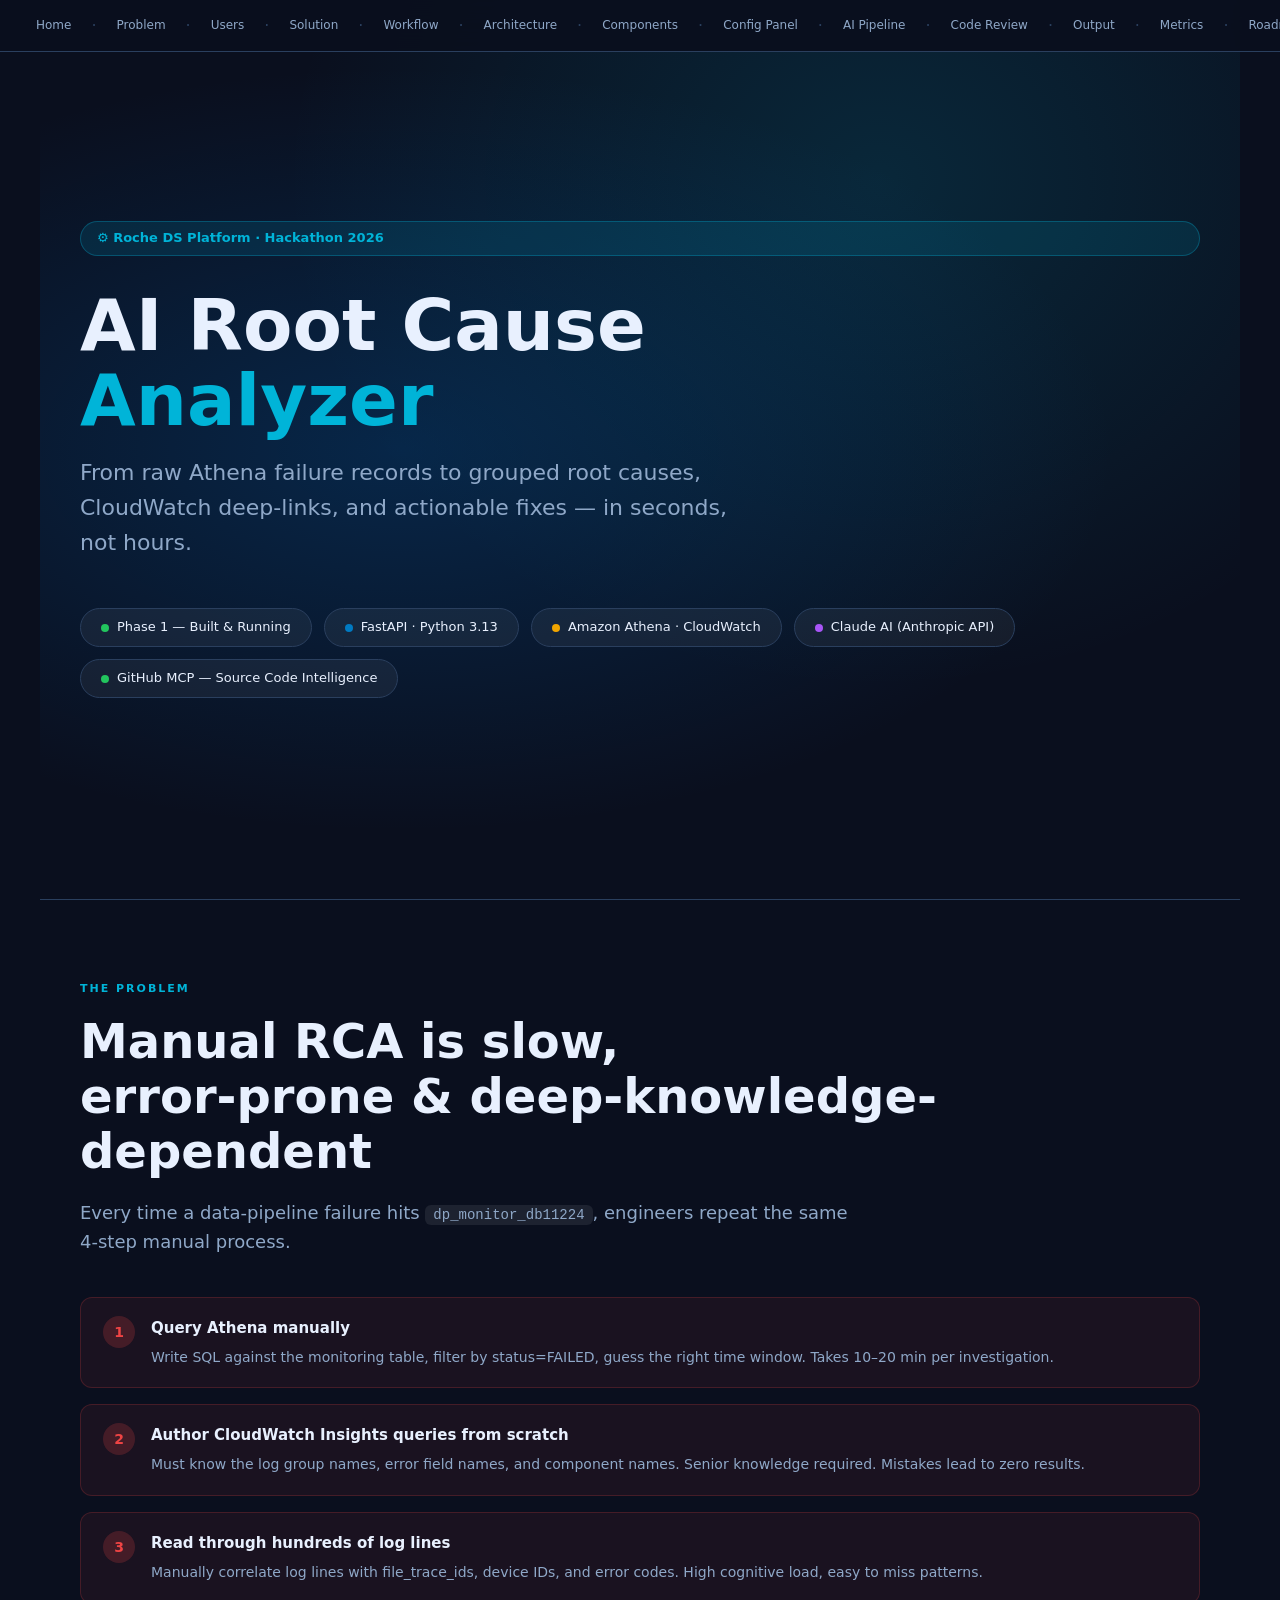
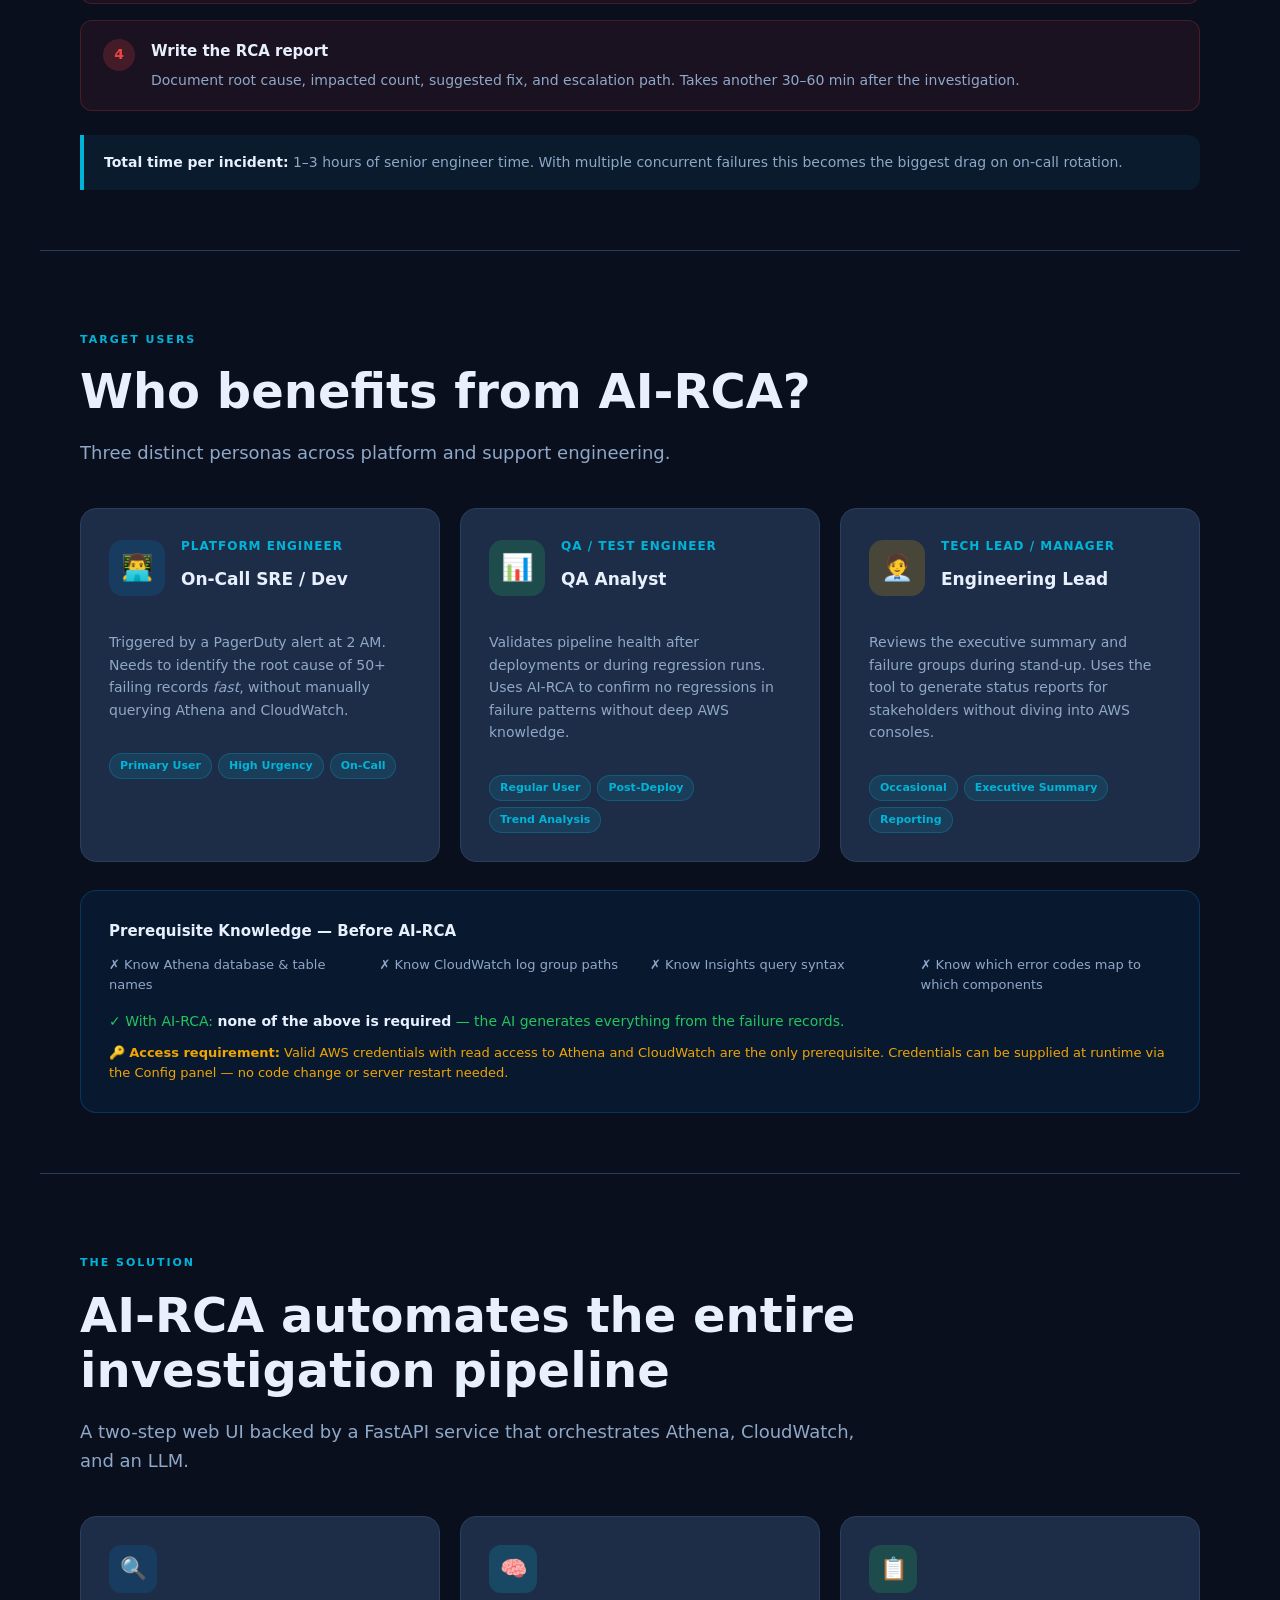
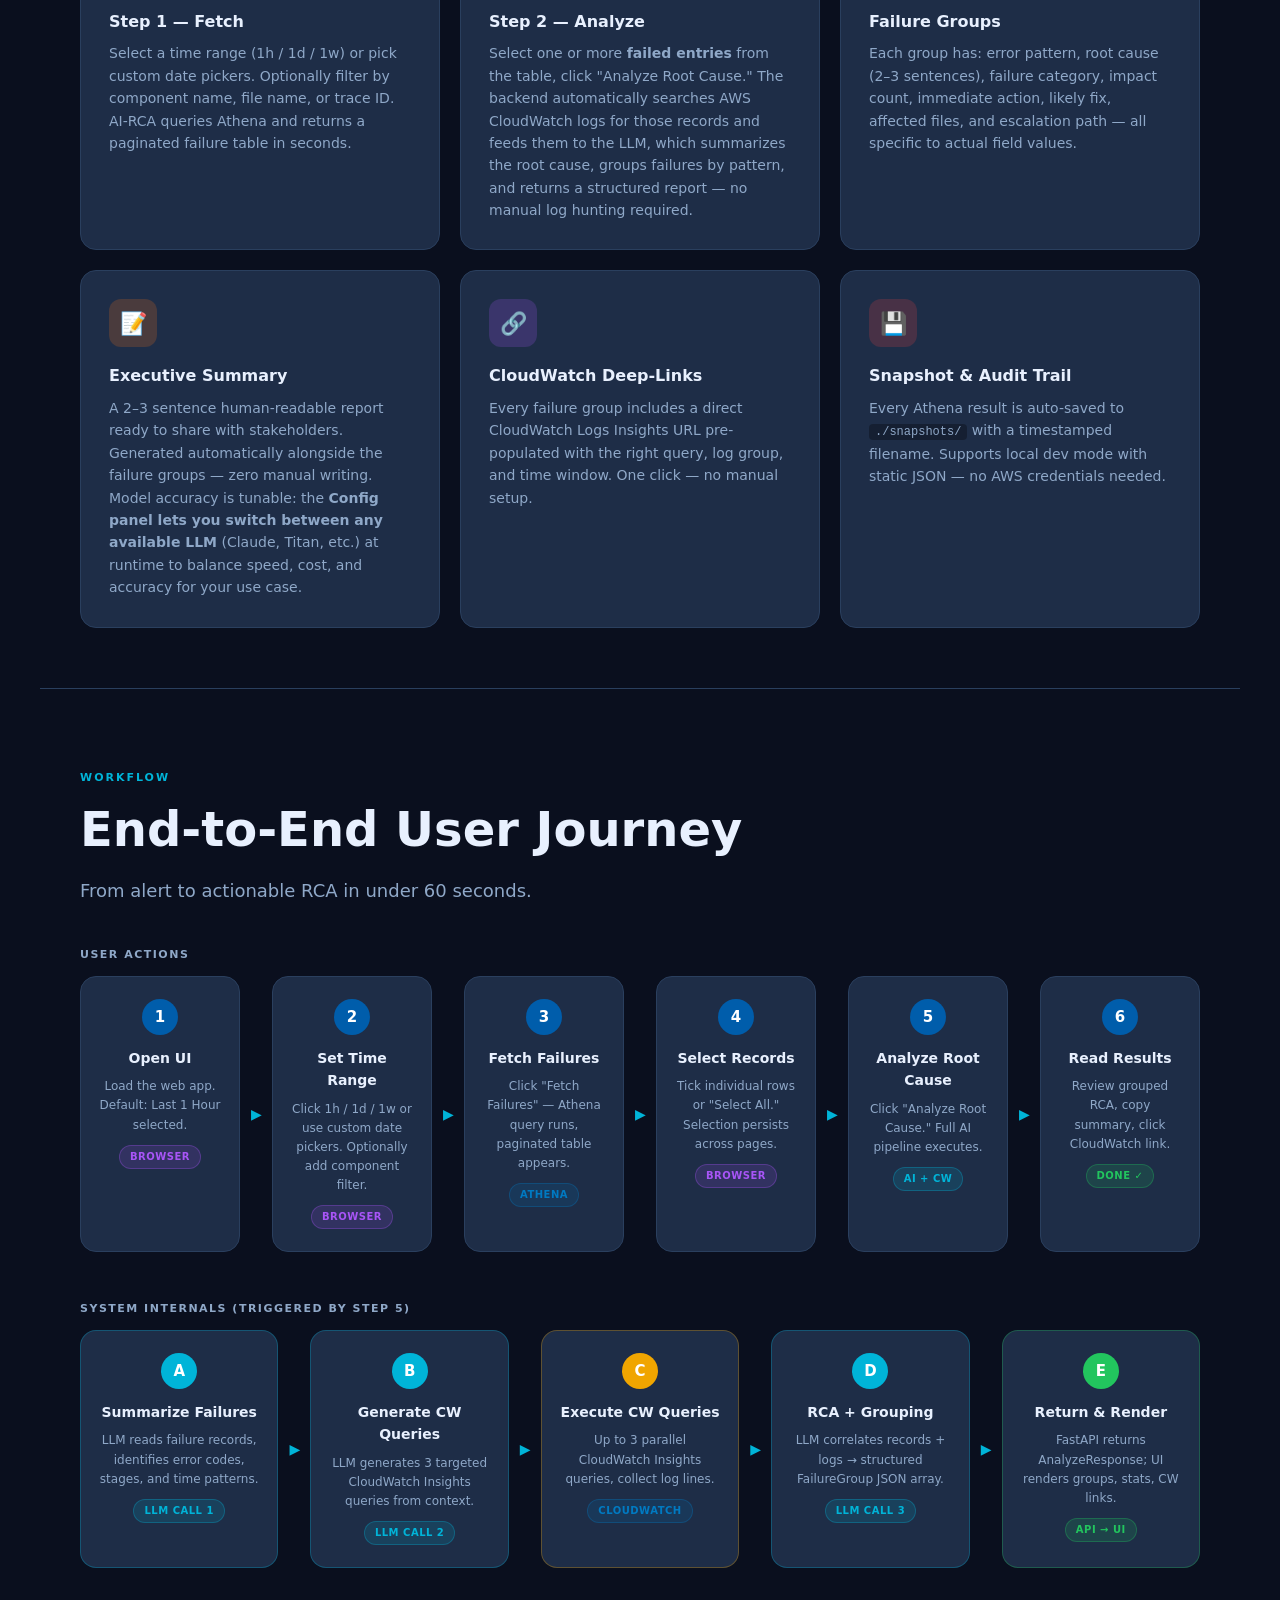
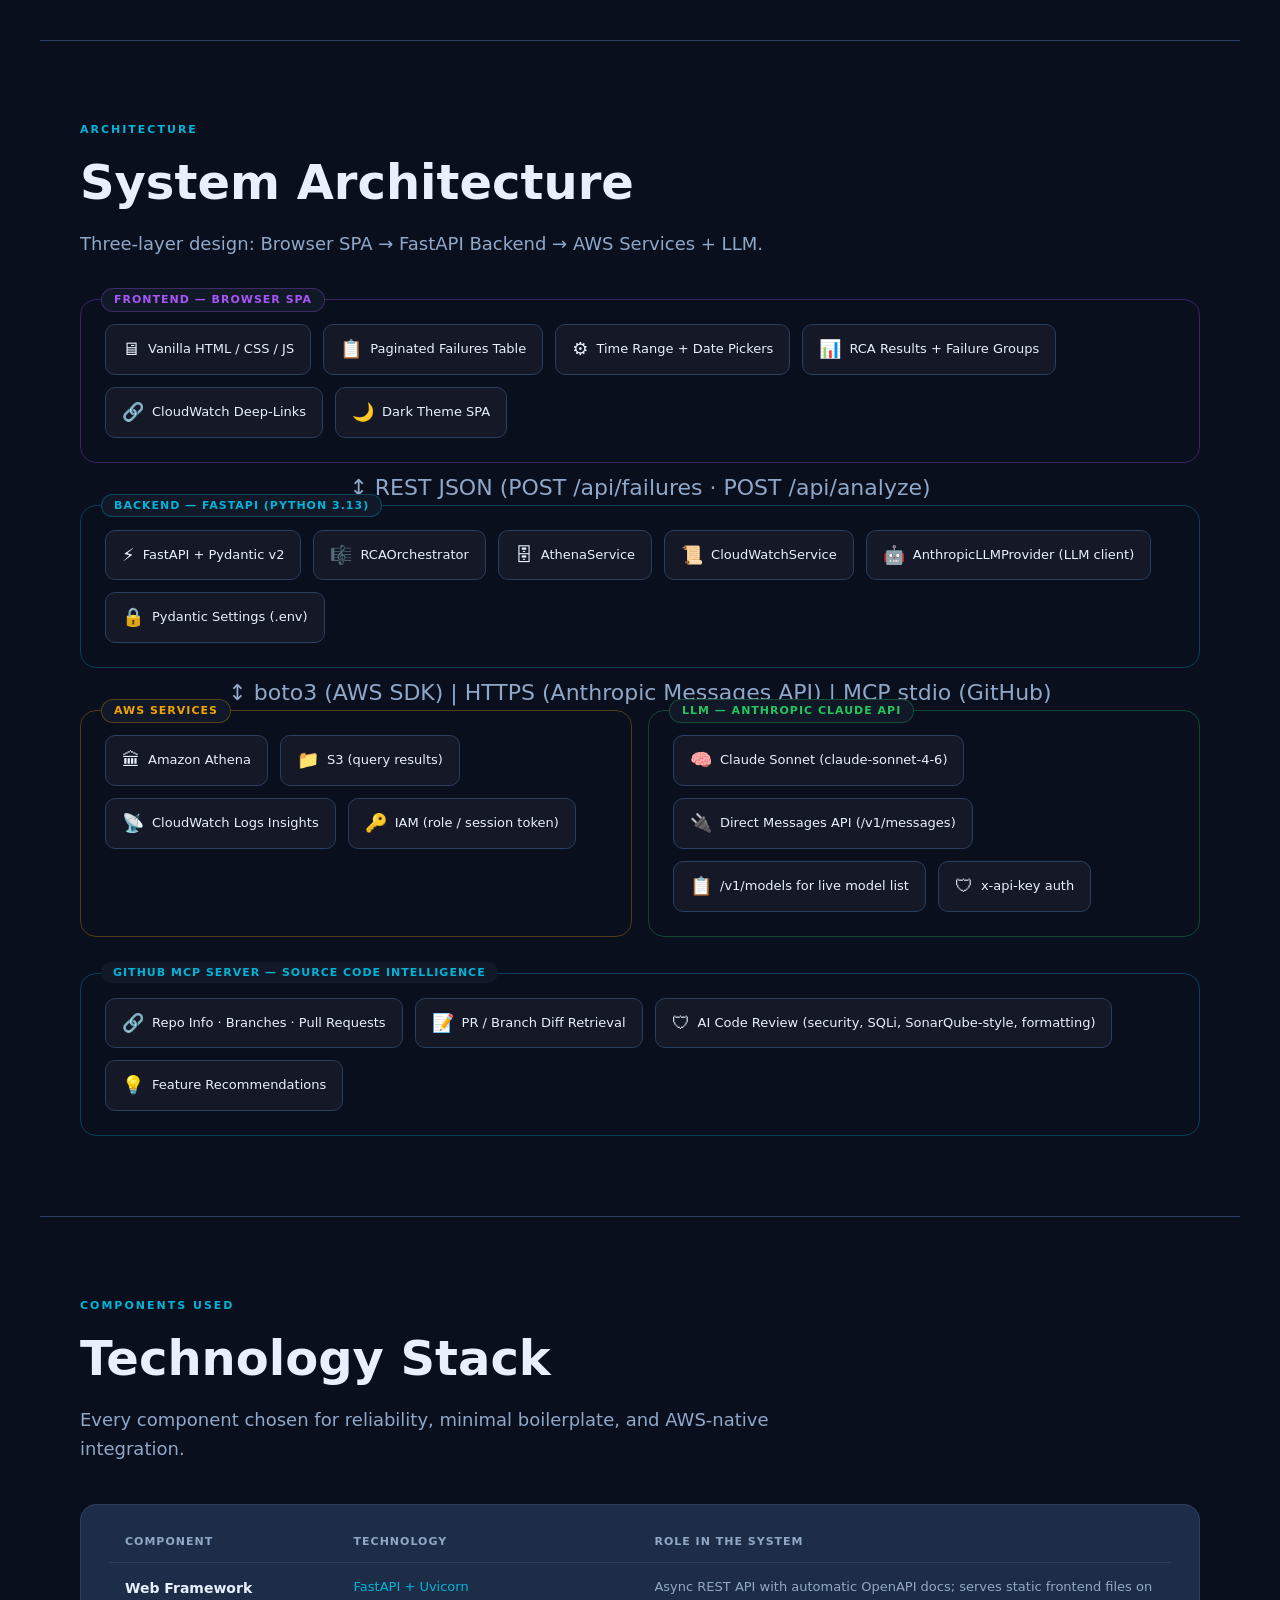
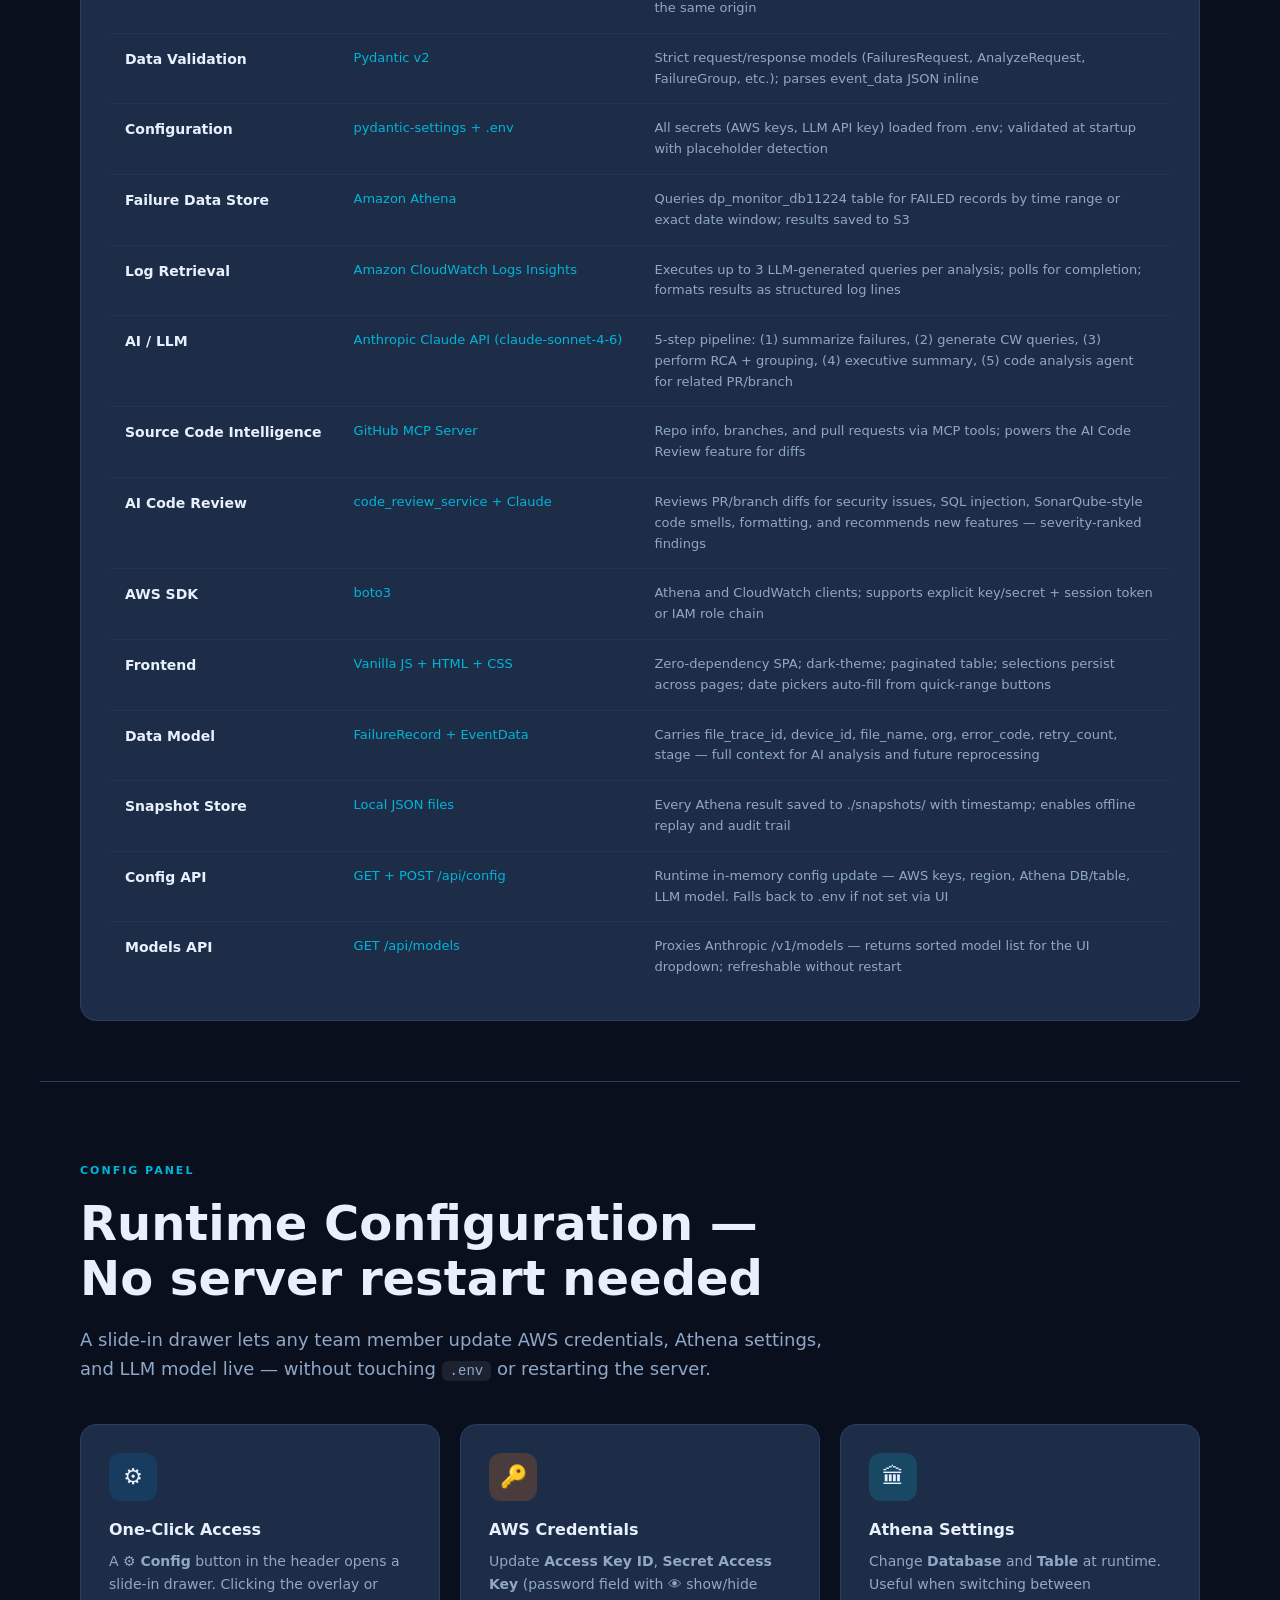
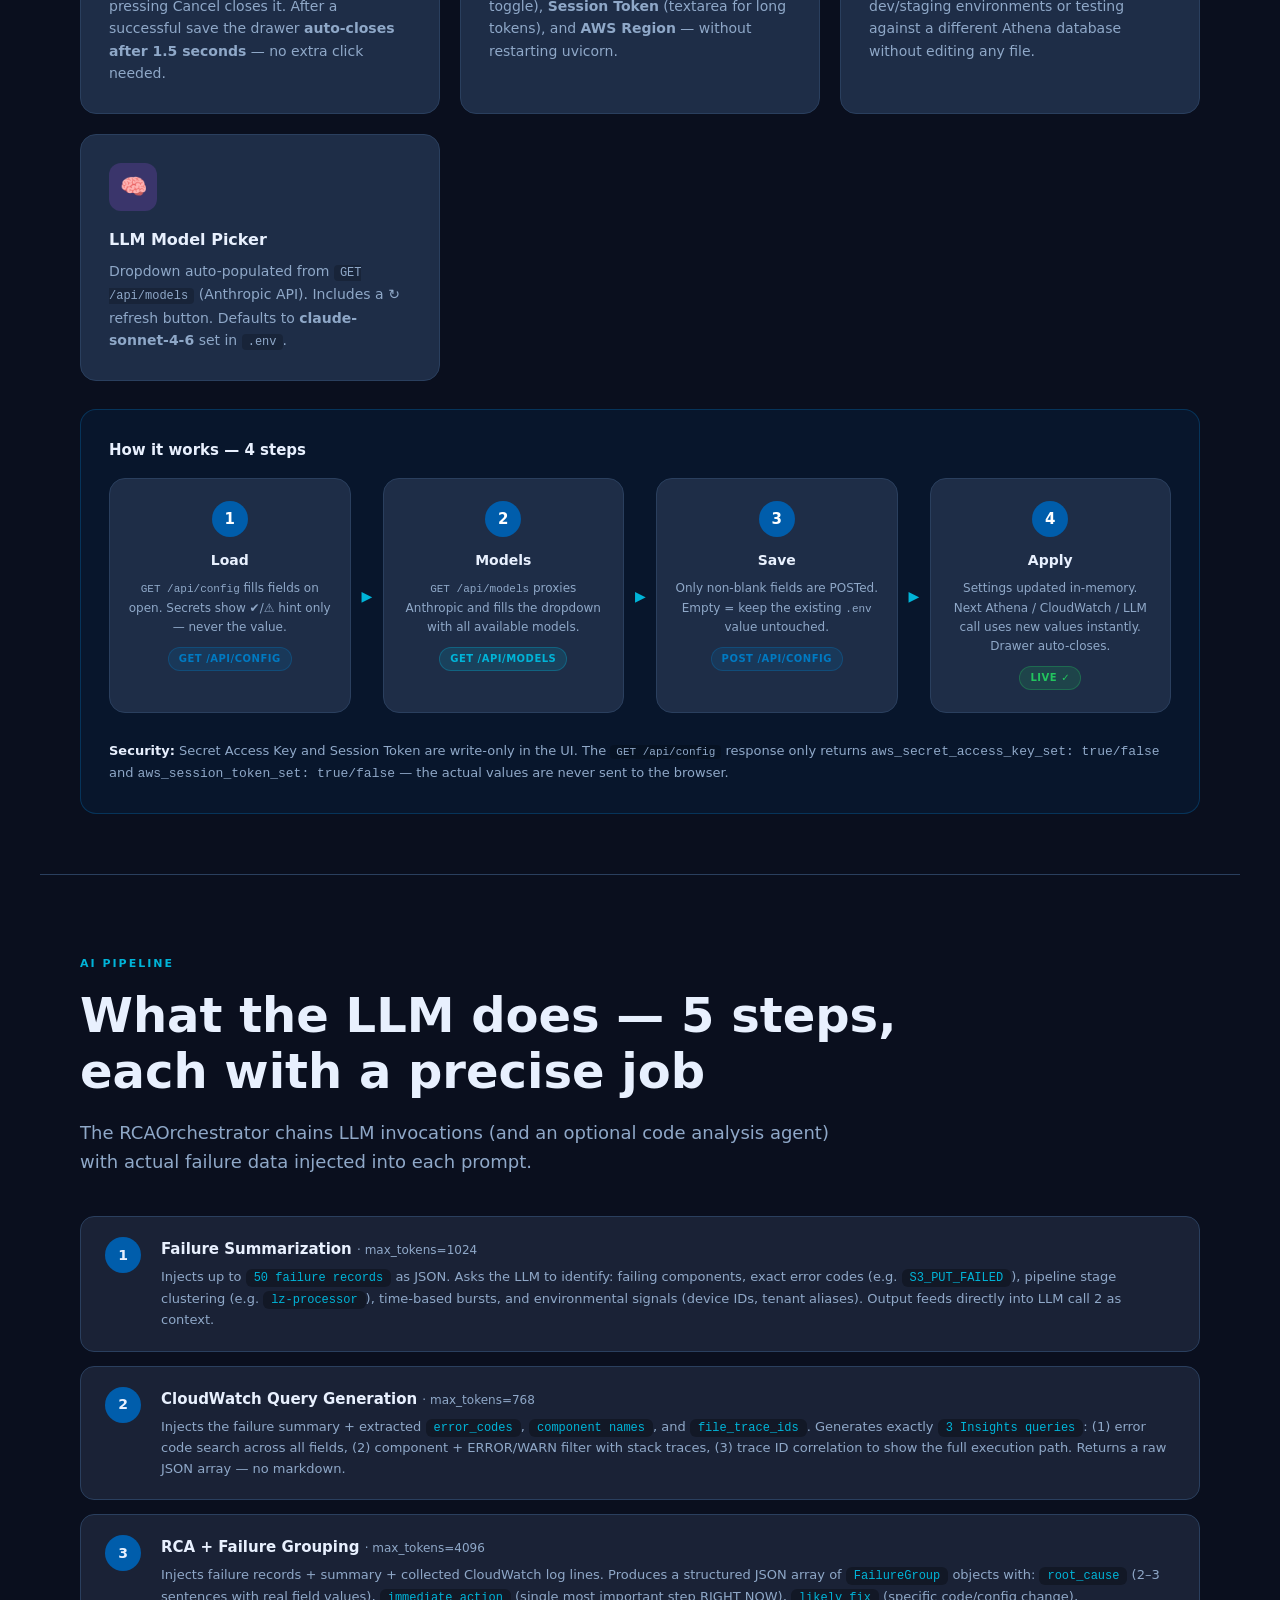
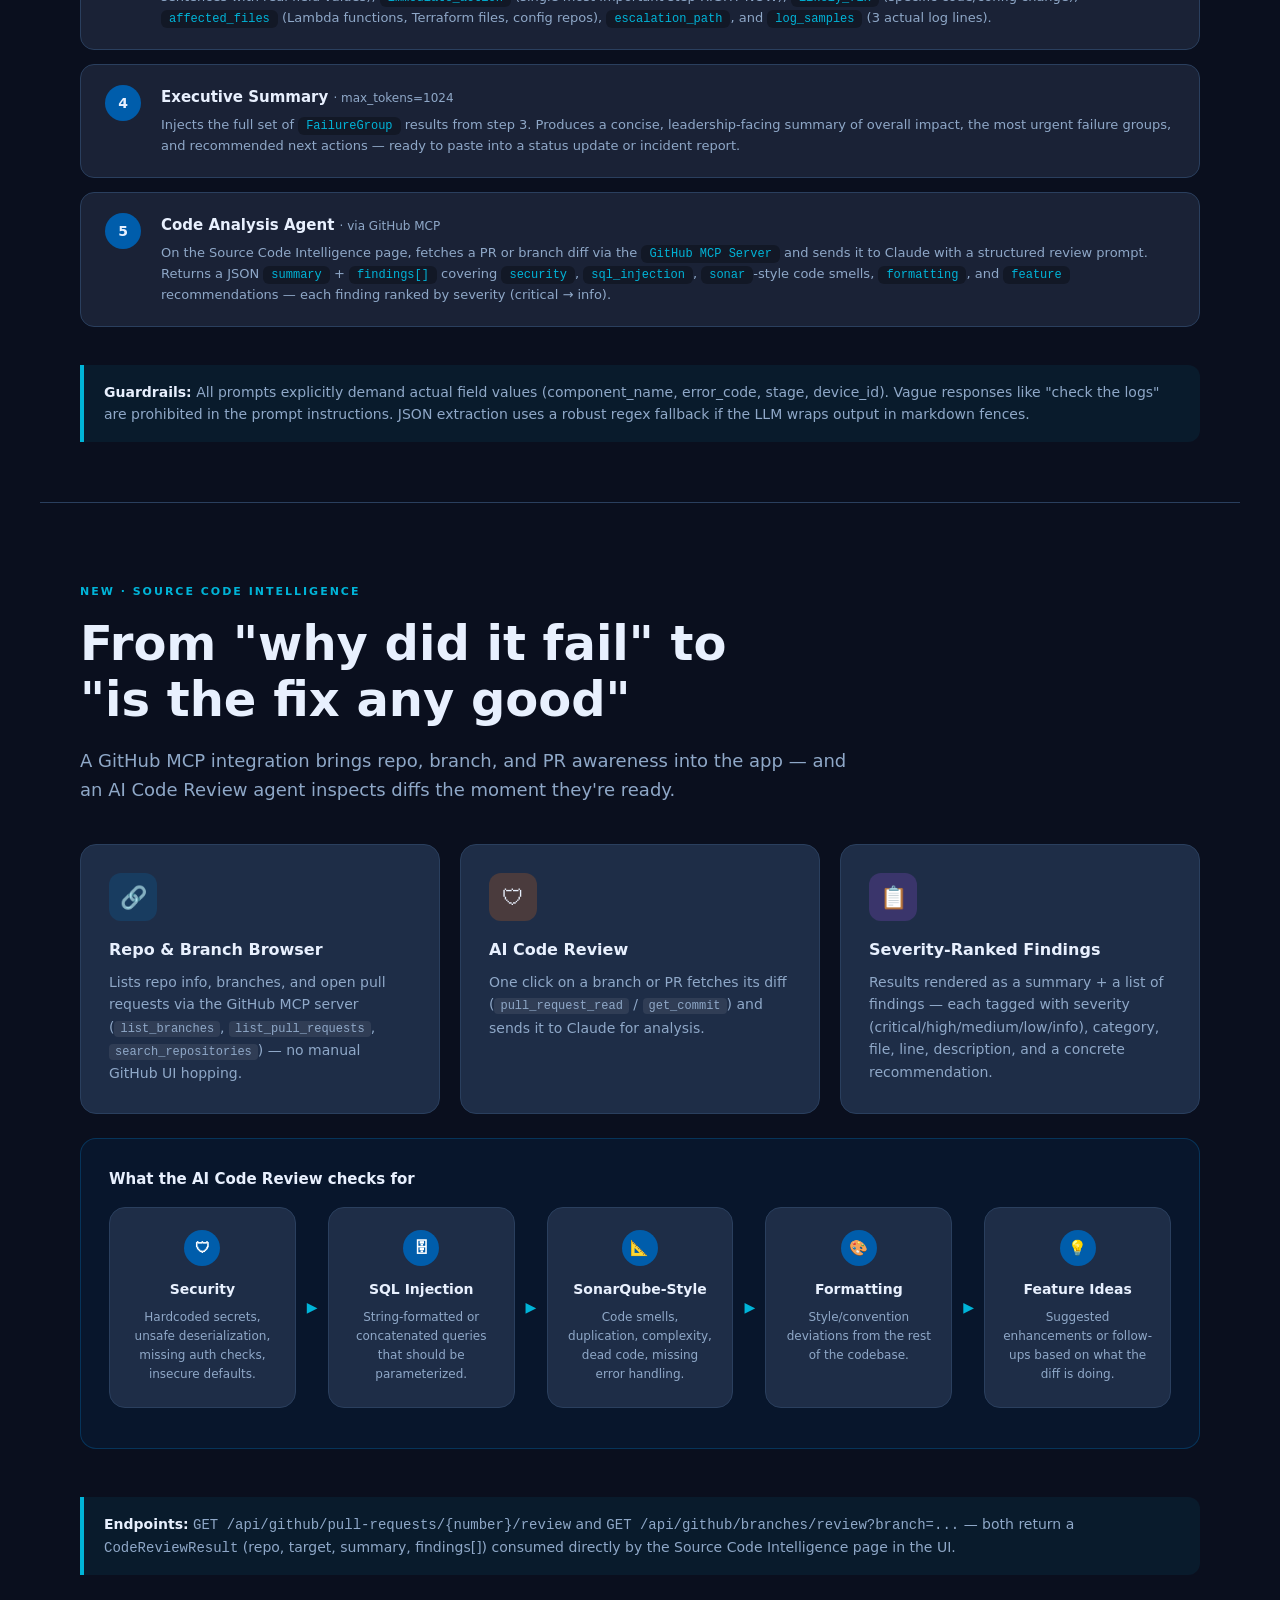
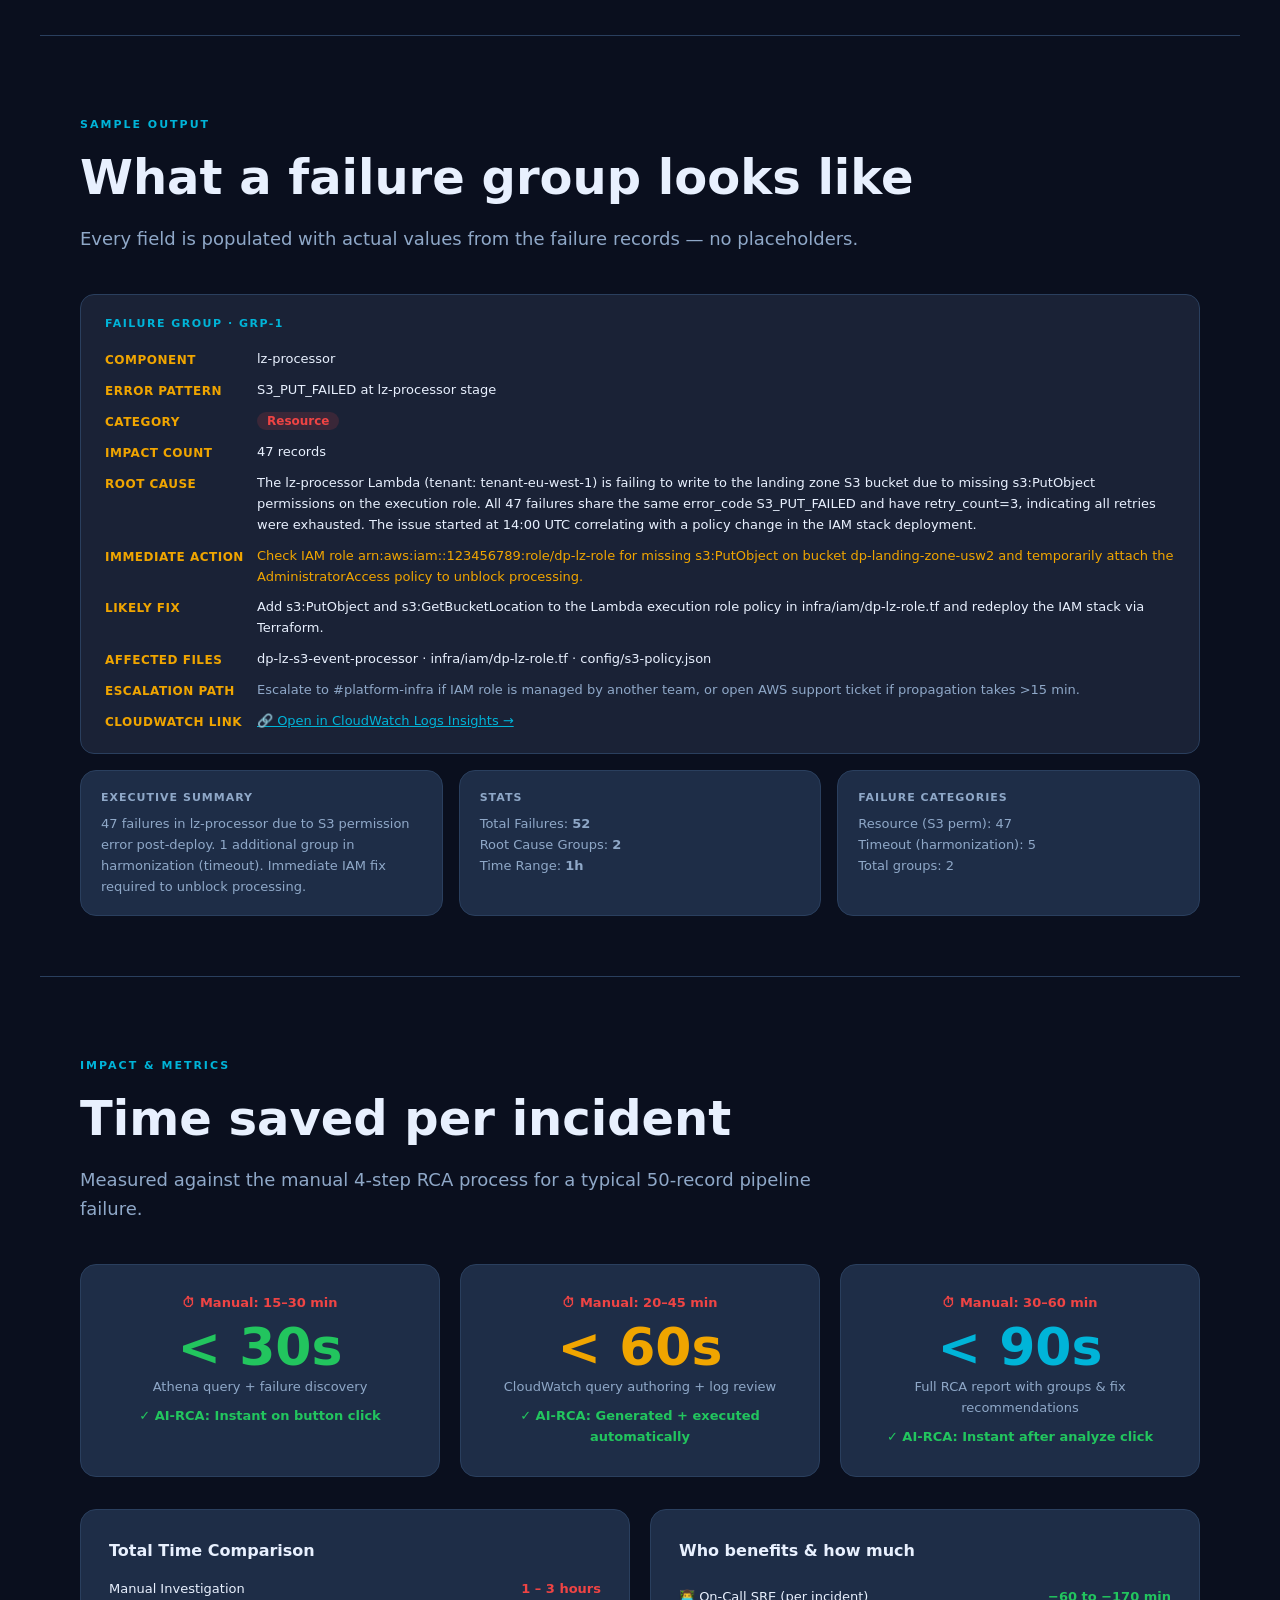
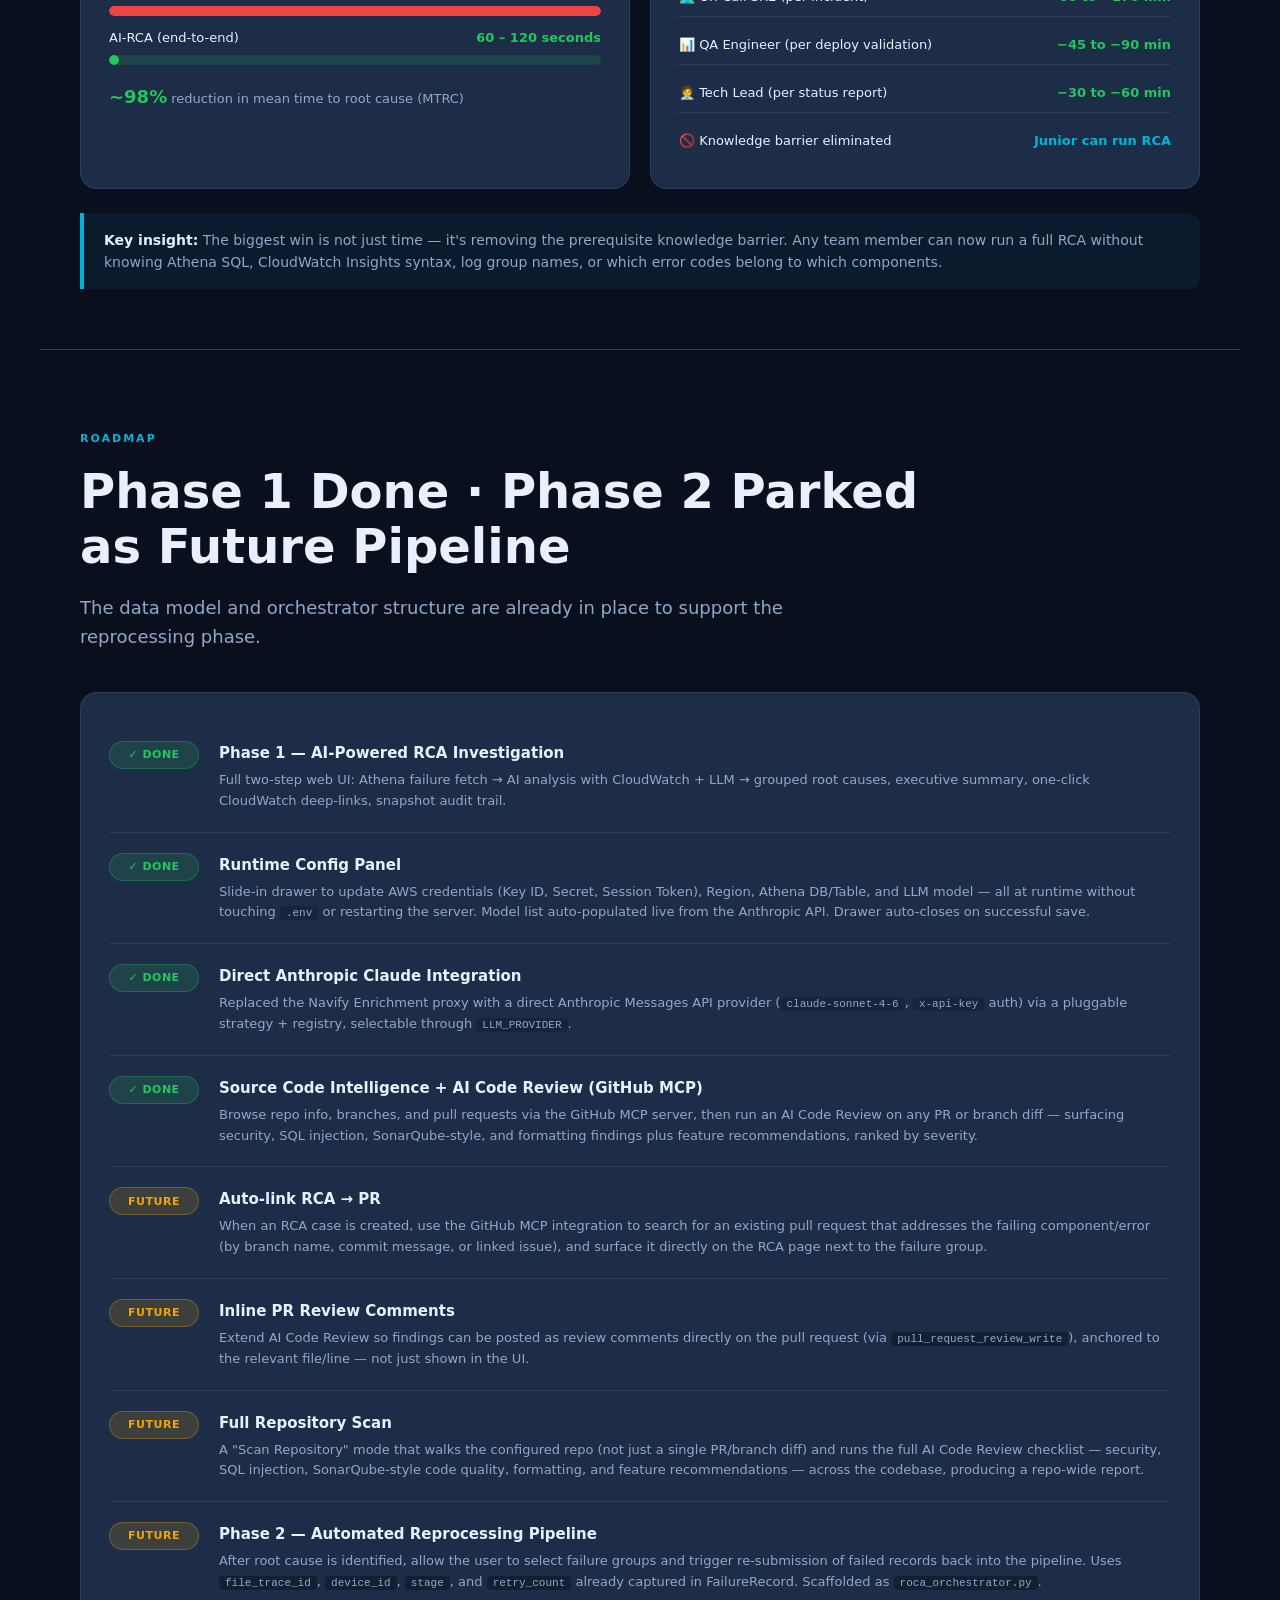
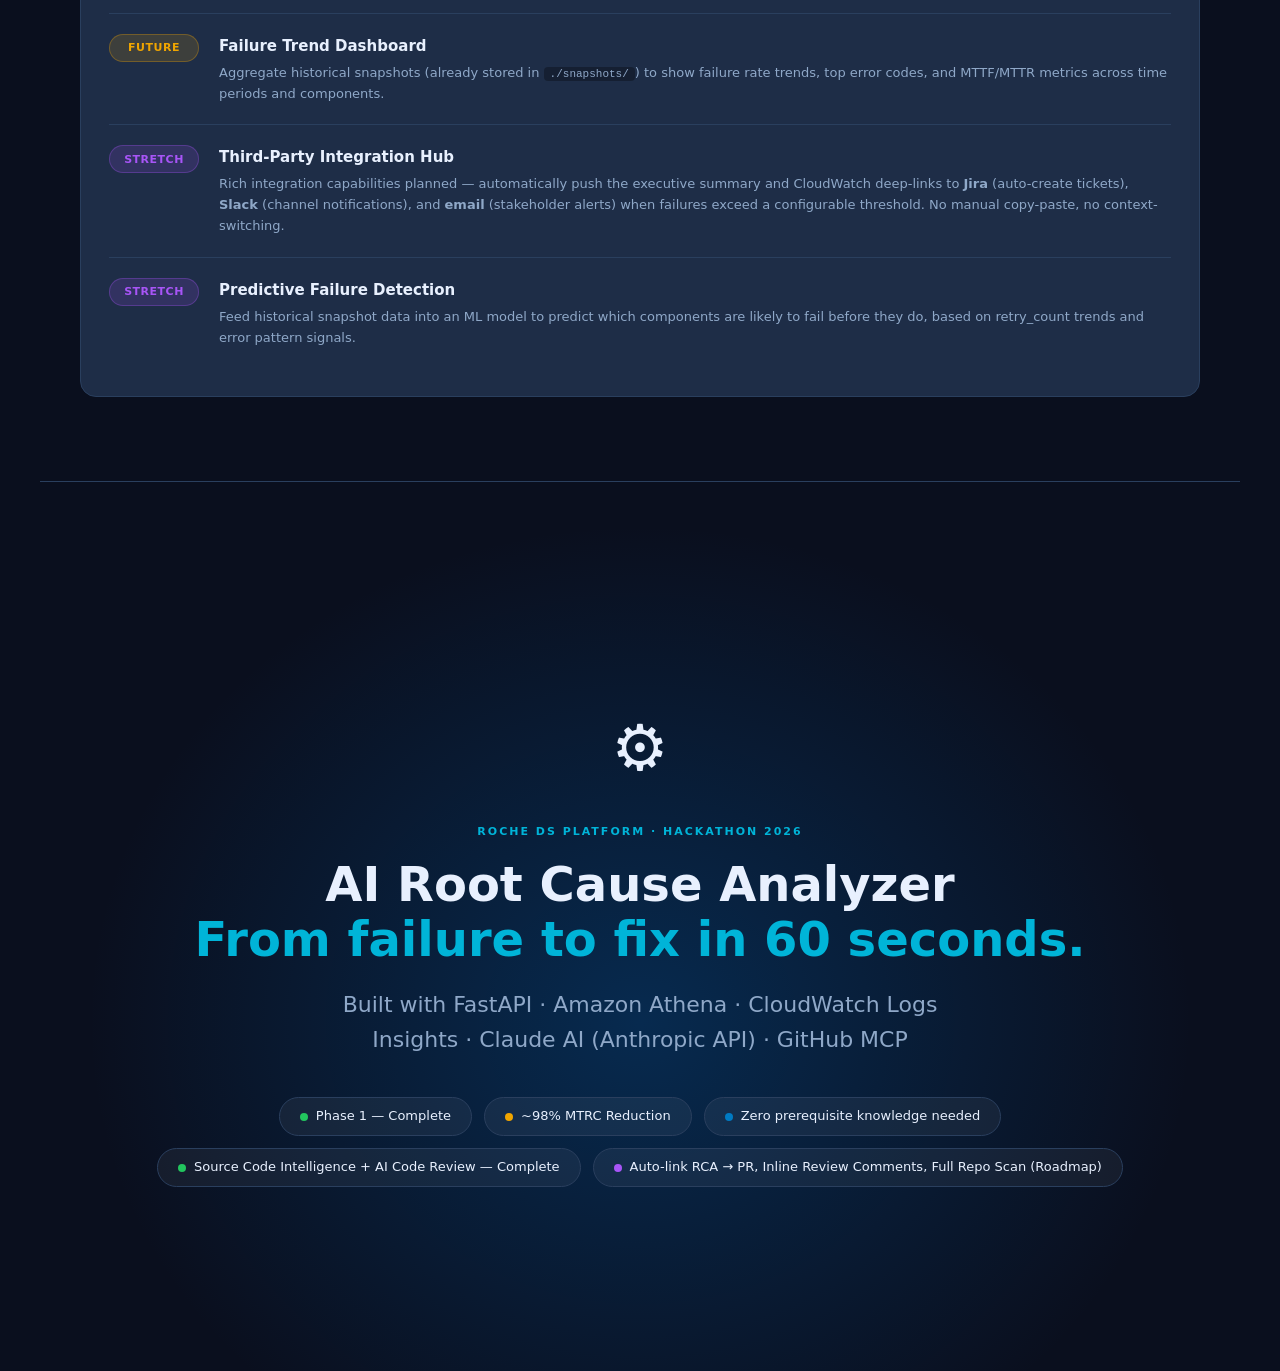
<file: presentation.html>
<!DOCTYPE html>
<html lang="en">
<head>
  <meta charset="UTF-8" />
  <meta name="viewport" content="width=device-width, initial-scale=1.0" />
  <title>AI-RCA — Hackathon Presentation</title>
  <style>
    /* ── Reset & base ─────────────────────────────────────────────────── */
    *, *::before, *::after { box-sizing: border-box; margin: 0; padding: 0; }
    :root {
      --roche-blue:   #005dab;
      --roche-light:  #007ac2;
      --accent:       #00b4d8;
      --accent2:      #f0a500;
      --bg:           #0a0f1e;
      --bg2:          #111827;
      --bg3:          #1a2236;
      --card:         #1e2d47;
      --border:       #2a3f5e;
      --text:         #e8f0fe;
      --text-muted:   #8fa8c8;
      --green:        #22c55e;
      --red:          #ef4444;
      --orange:       #f97316;
      --purple:       #a855f7;
    }
    html { scroll-behavior: smooth; }
    body {
      font-family: 'Segoe UI', system-ui, -apple-system, sans-serif;
      background: var(--bg);
      color: var(--text);
      line-height: 1.6;
    }

    /* ── Nav ──────────────────────────────────────────────────────────── */
    nav {
      position: fixed; top: 0; left: 0; right: 0; z-index: 100;
      background: rgba(10, 15, 30, 0.95);
      border-bottom: 1px solid var(--border);
      backdrop-filter: blur(12px);
      display: flex; align-items: center; gap: 6px;
      padding: 0 24px; height: 52px; overflow-x: auto;
    }
    nav a {
      color: var(--text-muted); text-decoration: none;
      font-size: 12px; font-weight: 500; white-space: nowrap;
      padding: 6px 12px; border-radius: 6px;
      transition: all .2s;
    }
    nav a:hover { color: var(--accent); background: rgba(0,180,216,.1); }
    nav .nav-sep { color: var(--border); margin: 0 2px; }

    /* ── Slide wrapper ────────────────────────────────────────────────── */
    .slide {
      min-height: 100vh; padding: 80px 40px 60px;
      display: flex; flex-direction: column; justify-content: center;
      border-bottom: 1px solid var(--border);
      max-width: 1200px; margin: 0 auto;
    }

    /* ── Section labels ───────────────────────────────────────────────── */
    .slide-label {
      font-size: 11px; font-weight: 700; letter-spacing: 2px;
      text-transform: uppercase; color: var(--accent);
      margin-bottom: 16px;
    }
    .slide-title {
      font-size: clamp(28px, 5vw, 48px); font-weight: 800;
      line-height: 1.15; margin-bottom: 20px;
    }
    .slide-subtitle {
      font-size: clamp(15px, 2vw, 18px); color: var(--text-muted);
      max-width: 780px; margin-bottom: 40px;
    }

    /* ── Hero / Title slide ───────────────────────────────────────────── */
    #slide-title {
      background: radial-gradient(ellipse at 30% 50%, rgba(0,93,171,.3) 0%, transparent 60%),
                  radial-gradient(ellipse at 70% 20%, rgba(0,180,216,.15) 0%, transparent 50%),
                  var(--bg);
      min-height: 100vh;
    }
    .hero-tag {
      display: inline-flex; align-items: center; gap: 8px;
      background: rgba(0,180,216,.12); border: 1px solid rgba(0,180,216,.3);
      color: var(--accent); padding: 6px 16px; border-radius: 100px;
      font-size: 13px; font-weight: 600; margin-bottom: 32px;
    }
    .hero-title {
      font-size: clamp(40px, 8vw, 72px); font-weight: 900;
      line-height: 1.05; margin-bottom: 16px;
    }
    .hero-title span { color: var(--accent); }
    .hero-sub {
      font-size: clamp(16px, 2.5vw, 22px);
      color: var(--text-muted); max-width: 680px;
      margin-bottom: 48px;
    }
    .hero-pills { display: flex; flex-wrap: wrap; gap: 12px; }
    .pill {
      background: rgba(255,255,255,.05); border: 1px solid var(--border);
      padding: 8px 20px; border-radius: 100px;
      font-size: 13px; font-weight: 500;
      display: flex; align-items: center; gap: 8px;
    }
    .pill .dot { width: 8px; height: 8px; border-radius: 50%; background: var(--green); }
    .pill .dot.blue { background: var(--roche-light); }
    .pill .dot.orange { background: var(--accent2); }
    .pill .dot.purple { background: var(--purple); }
    .pill .dot.green { background: var(--green); }

    /* ── Cards ────────────────────────────────────────────────────────── */
    .card-grid {
      display: grid; gap: 20px;
    }
    .card-grid-2 { grid-template-columns: repeat(auto-fit, minmax(300px, 1fr)); }
    .card-grid-3 { grid-template-columns: repeat(auto-fit, minmax(260px, 1fr)); }
    .card-grid-4 { grid-template-columns: repeat(auto-fit, minmax(220px, 1fr)); }

    .card {
      background: var(--card); border: 1px solid var(--border);
      border-radius: 16px; padding: 28px;
    }
    .card-icon {
      width: 48px; height: 48px; border-radius: 12px;
      display: flex; align-items: center; justify-content: center;
      font-size: 22px; margin-bottom: 16px;
    }
    .card-icon.blue   { background: rgba(0,122,194,.2); }
    .card-icon.green  { background: rgba(34,197,94,.2); }
    .card-icon.orange { background: rgba(249,115,22,.2); }
    .card-icon.red    { background: rgba(239,68,68,.2); }
    .card-icon.purple { background: rgba(168,85,247,.2); }
    .card-icon.teal   { background: rgba(0,180,216,.2); }

    .card h3 { font-size: 16px; font-weight: 700; margin-bottom: 8px; }
    .card p  { font-size: 14px; color: var(--text-muted); line-height: 1.6; }

    /* ── Problem pain points ──────────────────────────────────────────── */
    .pain-list { list-style: none; display: flex; flex-direction: column; gap: 16px; }
    .pain-list li {
      display: flex; align-items: flex-start; gap: 16px;
      background: rgba(239,68,68,.07); border: 1px solid rgba(239,68,68,.2);
      border-radius: 12px; padding: 18px 22px;
    }
    .pain-num {
      min-width: 32px; height: 32px; border-radius: 50%;
      background: rgba(239,68,68,.2); color: var(--red);
      display: flex; align-items: center; justify-content: center;
      font-weight: 800; font-size: 14px;
    }
    .pain-list li strong { display: block; margin-bottom: 4px; font-size: 15px; }
    .pain-list li span { color: var(--text-muted); font-size: 14px; }

    /* ── Who are the users ────────────────────────────────────────────── */
    .user-card {
      background: var(--card); border: 1px solid var(--border);
      border-radius: 16px; padding: 28px;
      display: flex; gap: 20px; align-items: flex-start;
    }
    .user-avatar {
      width: 56px; height: 56px; border-radius: 14px;
      display: flex; align-items: center; justify-content: center;
      font-size: 26px; flex-shrink: 0;
    }
    .user-card h3 { font-size: 17px; font-weight: 700; margin-bottom: 6px; }
    .user-card .role { font-size: 12px; font-weight: 600; letter-spacing: 1px;
      text-transform: uppercase; color: var(--accent); margin-bottom: 10px; }
    .user-card p { font-size: 14px; color: var(--text-muted); }
    .tags { display: flex; flex-wrap: wrap; gap: 6px; margin-top: 12px; }
    .tag {
      font-size: 11px; font-weight: 600; padding: 3px 10px;
      border-radius: 100px; background: rgba(0,180,216,.12);
      border: 1px solid rgba(0,180,216,.25); color: var(--accent);
    }

    /* ── Workflow diagram ─────────────────────────────────────────────── */
    .flow {
      display: flex; align-items: stretch; gap: 0;
      overflow-x: auto; padding-bottom: 12px;
    }
    .flow-step {
      flex: 1; min-width: 160px;
      background: var(--card); border: 1px solid var(--border);
      border-radius: 16px; padding: 22px 18px;
      position: relative; text-align: center;
    }
    .flow-step + .flow-step { margin-left: 32px; }
    .flow-step::before {
      content: '▶';
      position: absolute; left: -22px; top: 50%; transform: translateY(-50%);
      color: var(--accent); font-size: 14px;
    }
    .flow-step:first-child::before { display: none; }
    .flow-num {
      width: 36px; height: 36px; border-radius: 50%;
      background: var(--roche-blue); color: #fff;
      display: flex; align-items: center; justify-content: center;
      font-weight: 800; font-size: 15px; margin: 0 auto 12px;
    }
    .flow-step h4 { font-size: 14px; font-weight: 700; margin-bottom: 8px; }
    .flow-step p { font-size: 12px; color: var(--text-muted); }
    .flow-badge {
      display: inline-block; margin-top: 10px;
      font-size: 10px; font-weight: 700; letter-spacing: .5px; text-transform: uppercase;
      padding: 3px 10px; border-radius: 100px;
    }
    .fb-ui     { background: rgba(168,85,247,.15); color: var(--purple); border: 1px solid rgba(168,85,247,.3); }
    .fb-aws    { background: rgba(0,122,194,.15); color: var(--roche-light); border: 1px solid rgba(0,122,194,.3); }
    .fb-llm    { background: rgba(0,180,216,.15); color: var(--accent); border: 1px solid rgba(0,180,216,.3); }
    .fb-result { background: rgba(34,197,94,.15); color: var(--green); border: 1px solid rgba(34,197,94,.3); }

    /* ── Architecture ─────────────────────────────────────────────────── */
    .arch-box {
      border: 1px solid var(--border); border-radius: 16px;
      padding: 24px; margin-bottom: 20px;
      position: relative;
    }
    .arch-label {
      position: absolute; top: -12px; left: 20px;
      background: var(--bg2); padding: 2px 12px; border-radius: 100px;
      font-size: 11px; font-weight: 700; letter-spacing: 1px;
      text-transform: uppercase;
    }
    .arch-label.frontend  { color: var(--purple); border: 1px solid rgba(168,85,247,.3); }
    .arch-label.backend   { color: var(--accent);  border: 1px solid rgba(0,180,216,.3); }
    .arch-label.aws       { color: var(--accent2); border: 1px solid rgba(240,165,0,.3); }
    .arch-label.llm       { color: var(--green);   border: 1px solid rgba(34,197,94,.3); }
    .arch-inner { display: flex; flex-wrap: wrap; gap: 12px; }
    .arch-chip {
      display: flex; align-items: center; gap: 8px;
      background: rgba(255,255,255,.04); border: 1px solid var(--border);
      border-radius: 10px; padding: 10px 16px; font-size: 13px; font-weight: 500;
    }
    .arch-chip .icon { font-size: 18px; }
    .arch-arrow {
      text-align: center; color: var(--text-muted); font-size: 22px;
      margin: -6px 0; line-height: 1;
    }

    /* ── Components table ─────────────────────────────────────────────── */
    .comp-table { width: 100%; border-collapse: collapse; }
    .comp-table th {
      text-align: left; font-size: 11px; font-weight: 700; letter-spacing: 1px;
      text-transform: uppercase; color: var(--text-muted); padding: 0 16px 12px;
      border-bottom: 1px solid var(--border);
    }
    .comp-table td { padding: 14px 16px; border-bottom: 1px solid rgba(42,63,94,.4); vertical-align: top; }
    .comp-table tr:last-child td { border-bottom: none; }
    .comp-table td:first-child { font-weight: 700; font-size: 14px; white-space: nowrap; }
    .comp-table td:nth-child(2) { font-size: 13px; color: var(--accent); white-space: nowrap; }
    .comp-table td:nth-child(3) { font-size: 13px; color: var(--text-muted); }

    /* ── Metrics ──────────────────────────────────────────────────────── */
    .metric-card {
      background: var(--card); border: 1px solid var(--border);
      border-radius: 16px; padding: 28px 24px; text-align: center;
    }
    .metric-before {
      font-size: 13px; color: var(--red); font-weight: 600;
      margin-bottom: 8px; display: flex; align-items: center; justify-content: center; gap: 6px;
    }
    .metric-after {
      font-size: 13px; color: var(--green); font-weight: 600;
      margin-top: 8px; display: flex; align-items: center; justify-content: center; gap: 6px;
    }
    .metric-big {
      font-size: clamp(36px, 5vw, 52px); font-weight: 900;
      line-height: 1; margin: 4px 0;
    }
    .metric-big.green { color: var(--green); }
    .metric-big.orange{ color: var(--accent2); }
    .metric-big.blue  { color: var(--accent); }
    .metric-label { font-size: 13px; color: var(--text-muted); }

    /* ── LLM Steps ────────────────────────────────────────────────────── */
    .llm-step {
      display: flex; gap: 20px; align-items: flex-start;
      background: var(--bg3); border: 1px solid var(--border);
      border-radius: 14px; padding: 20px 24px; margin-bottom: 14px;
    }
    .llm-step-num {
      min-width: 36px; height: 36px; border-radius: 50%;
      background: var(--roche-blue); display: flex; align-items: center;
      justify-content: center; font-weight: 800; font-size: 14px;
    }
    .llm-step-content h4 { font-size: 15px; font-weight: 700; margin-bottom: 6px; }
    .llm-step-content p { font-size: 13px; color: var(--text-muted); }
    .llm-step-content code {
      background: rgba(0,0,0,.3); padding: 2px 8px; border-radius: 6px;
      font-size: 12px; color: var(--accent);
    }

    /* ── Output example ──────────────────────────────────────────────── */
    .output-card {
      background: var(--bg3); border: 1px solid var(--border);
      border-radius: 14px; padding: 20px 24px;
    }
    .output-row { display: flex; gap: 12px; margin-bottom: 10px; align-items: flex-start; }
    .output-key {
      min-width: 140px; font-size: 12px; font-weight: 700;
      color: var(--accent2); text-transform: uppercase; letter-spacing: .5px;
      padding-top: 2px;
    }
    .output-val { font-size: 13px; color: var(--text); }
    .output-val.muted { color: var(--text-muted); }

    /* ── Future roadmap ───────────────────────────────────────────────── */
    .roadmap-item {
      display: flex; gap: 20px; align-items: flex-start;
      padding: 20px 0; border-bottom: 1px solid var(--border);
    }
    .roadmap-item:last-child { border-bottom: none; }
    .roadmap-badge {
      min-width: 90px; height: 28px; border-radius: 100px;
      display: flex; align-items: center; justify-content: center;
      font-size: 11px; font-weight: 700; letter-spacing: .5px; text-transform: uppercase;
    }
    .rb-done    { background: rgba(34,197,94,.15); color: var(--green); border: 1px solid rgba(34,197,94,.3); }
    .rb-future  { background: rgba(240,165,0,.15);  color: var(--accent2); border: 1px solid rgba(240,165,0,.3); }
    .rb-stretch { background: rgba(168,85,247,.15); color: var(--purple); border: 1px solid rgba(168,85,247,.3); }
    .roadmap-text h4 { font-size: 15px; font-weight: 700; margin-bottom: 5px; }
    .roadmap-text p { font-size: 13px; color: var(--text-muted); }

    /* ── Callout ─────────────────────────────────────────────────────── */
    .callout {
      border-left: 4px solid var(--accent);
      background: rgba(0,180,216,.07);
      border-radius: 0 12px 12px 0;
      padding: 16px 20px; margin-top: 24px;
      font-size: 14px; color: var(--text-muted);
    }
    .callout strong { color: var(--text); }

    /* ── Team ────────────────────────────────────────────────────────── */
    .team-grid {
      display: flex; flex-wrap: wrap; gap: 20px;
    }
    .team-card {
      background: var(--card); border: 1px solid var(--border);
      border-radius: 16px; padding: 24px 28px; flex: 1; min-width: 200px;
      text-align: center;
    }
    .team-avatar {
      width: 64px; height: 64px; border-radius: 50%;
      background: linear-gradient(135deg, var(--roche-blue), var(--accent));
      display: flex; align-items: center; justify-content: center;
      font-size: 26px; font-weight: 800; margin: 0 auto 12px;
      color: #fff;
    }
    .team-card h3 { font-size: 16px; font-weight: 700; margin-bottom: 4px; }
    .team-card .team-role { font-size: 12px; color: var(--accent); font-weight: 600; }

    /* ── Closing slide ───────────────────────────────────────────────── */
    #slide-close {
      background: radial-gradient(ellipse at 50% 60%, rgba(0,93,171,.35) 0%, transparent 65%),
                  var(--bg);
      text-align: center; align-items: center;
    }
    .close-logo {
      font-size: 64px; margin-bottom: 24px;
    }

    /* ── Scrollbar ───────────────────────────────────────────────────── */
    ::-webkit-scrollbar { width: 6px; height: 6px; }
    ::-webkit-scrollbar-track { background: var(--bg); }
    ::-webkit-scrollbar-thumb { background: var(--border); border-radius: 10px; }

    /* ── Print / export fix ──────────────────────────────────────────── */
    @media print {
      nav { display: none; }
      .slide { min-height: auto; page-break-after: always; }
    }
  </style>
</head>
<body>

<!-- ── Navigation ────────────────────────────────────────────────────────── -->
<nav>
  <a href="#slide-title">Home</a><span class="nav-sep">·</span>
  <a href="#slide-problem">Problem</a><span class="nav-sep">·</span>
  <a href="#slide-users">Users</a><span class="nav-sep">·</span>
  <a href="#slide-solution">Solution</a><span class="nav-sep">·</span>
  <a href="#slide-workflow">Workflow</a><span class="nav-sep">·</span>
  <a href="#slide-arch">Architecture</a><span class="nav-sep">·</span>
  <a href="#slide-components">Components</a><span class="nav-sep">·</span>
  <a href="#slide-config">Config Panel</a><span class="nav-sep">·</span>
  <a href="#slide-llm">AI Pipeline</a><span class="nav-sep">·</span>
  <a href="#slide-codereview">Code Review</a><span class="nav-sep">·</span>
  <a href="#slide-output">Output</a><span class="nav-sep">·</span>
  <a href="#slide-metrics">Metrics</a><span class="nav-sep">·</span>
  <a href="#slide-roadmap">Roadmap</a><span class="nav-sep">·</span>
  <a href="#slide-close">Close</a>
</nav>


<!-- ══════════════════════════════════════════════════════════════════════════
     SLIDE 1 — TITLE
══════════════════════════════════════════════════════════════════════════════ -->
<div class="slide" id="slide-title">
  <div class="hero-tag">⚙ Roche DS Platform · Hackathon 2026</div>
  <h1 class="hero-title">AI Root Cause<br><span>Analyzer</span></h1>
  <p class="hero-sub">
    From raw Athena failure records to grouped root causes, CloudWatch deep-links,
    and actionable fixes — in seconds, not hours.
  </p>
  <div class="hero-pills">
    <span class="pill"><span class="dot"></span>Phase 1 — Built &amp; Running</span>
    <span class="pill"><span class="dot blue"></span>FastAPI · Python 3.13</span>
    <span class="pill"><span class="dot orange"></span>Amazon Athena · CloudWatch</span>
    <span class="pill"><span class="dot purple"></span>Claude AI (Anthropic API)</span>
    <span class="pill"><span class="dot green"></span>GitHub MCP — Source Code Intelligence</span>
  </div>
</div>


<!-- ══════════════════════════════════════════════════════════════════════════
     SLIDE 2 — PROBLEM
══════════════════════════════════════════════════════════════════════════════ -->
<div class="slide" id="slide-problem">
  <p class="slide-label">The Problem</p>
  <h2 class="slide-title">Manual RCA is slow,<br>error-prone &amp; deep-knowledge-dependent</h2>
  <p class="slide-subtitle">
    Every time a data-pipeline failure hits <code style="background:rgba(255,255,255,.08);padding:2px 8px;border-radius:6px;font-size:14px">dp_monitor_db11224</code>,
    engineers repeat the same 4-step manual process.
  </p>
  <ul class="pain-list">
    <li>
      <div class="pain-num">1</div>
      <div>
        <strong>Query Athena manually</strong>
        <span>Write SQL against the monitoring table, filter by status=FAILED, guess the right time window. Takes 10–20 min per investigation.</span>
      </div>
    </li>
    <li>
      <div class="pain-num">2</div>
      <div>
        <strong>Author CloudWatch Insights queries from scratch</strong>
        <span>Must know the log group names, error field names, and component names. Senior knowledge required. Mistakes lead to zero results.</span>
      </div>
    </li>
    <li>
      <div class="pain-num">3</div>
      <div>
        <strong>Read through hundreds of log lines</strong>
        <span>Manually correlate log lines with file_trace_ids, device IDs, and error codes. High cognitive load, easy to miss patterns.</span>
      </div>
    </li>
    <li>
      <div class="pain-num">4</div>
      <div>
        <strong>Write the RCA report</strong>
        <span>Document root cause, impacted count, suggested fix, and escalation path. Takes another 30–60 min after the investigation.</span>
      </div>
    </li>
  </ul>
  <div class="callout">
    <strong>Total time per incident:</strong> 1–3 hours of senior engineer time.
    With multiple concurrent failures this becomes the biggest drag on on-call rotation.
  </div>
</div>


<!-- ══════════════════════════════════════════════════════════════════════════
     SLIDE 3 — WHO ARE THE USERS
══════════════════════════════════════════════════════════════════════════════ -->
<div class="slide" id="slide-users">
  <p class="slide-label">Target Users</p>
  <h2 class="slide-title">Who benefits from AI-RCA?</h2>
  <p class="slide-subtitle">Three distinct personas across platform and support engineering.</p>

  <div class="card-grid card-grid-3" style="margin-bottom:28px">
    <div class="user-card" style="flex-direction:column">
      <div style="display:flex;gap:16px;align-items:center;margin-bottom:12px">
        <div class="user-avatar" style="background:rgba(0,122,194,.2)">👨‍💻</div>
        <div>
          <div class="role">Platform Engineer</div>
          <h3>On-Call SRE / Dev</h3>
        </div>
      </div>
      <p>Triggered by a PagerDuty alert at 2 AM. Needs to identify the root cause of 50+ failing records <em>fast</em>, without manually querying Athena and CloudWatch.</p>
      <div class="tags">
        <span class="tag">Primary User</span>
        <span class="tag">High Urgency</span>
        <span class="tag">On-Call</span>
      </div>
    </div>

    <div class="user-card" style="flex-direction:column">
      <div style="display:flex;gap:16px;align-items:center;margin-bottom:12px">
        <div class="user-avatar" style="background:rgba(34,197,94,.2)">📊</div>
        <div>
          <div class="role">QA / Test Engineer</div>
          <h3>QA Analyst</h3>
        </div>
      </div>
      <p>Validates pipeline health after deployments or during regression runs. Uses AI-RCA to confirm no regressions in failure patterns without deep AWS knowledge.</p>
      <div class="tags">
        <span class="tag">Regular User</span>
        <span class="tag">Post-Deploy</span>
        <span class="tag">Trend Analysis</span>
      </div>
    </div>

    <div class="user-card" style="flex-direction:column">
      <div style="display:flex;gap:16px;align-items:center;margin-bottom:12px">
        <div class="user-avatar" style="background:rgba(240,165,0,.2)">🧑‍💼</div>
        <div>
          <div class="role">Tech Lead / Manager</div>
          <h3>Engineering Lead</h3>
        </div>
      </div>
      <p>Reviews the executive summary and failure groups during stand-up. Uses the tool to generate status reports for stakeholders without diving into AWS consoles.</p>
      <div class="tags">
        <span class="tag">Occasional</span>
        <span class="tag">Executive Summary</span>
        <span class="tag">Reporting</span>
      </div>
    </div>
  </div>

  <div class="card" style="background:rgba(0,93,171,.12);border-color:rgba(0,122,194,.3)">
    <h3 style="margin-bottom:10px;font-size:15px">Prerequisite Knowledge — Before AI-RCA</h3>
    <div class="card-grid card-grid-4" style="margin-top:12px">
      <div style="font-size:13px;color:var(--text-muted)">✗ Know Athena database & table names</div>
      <div style="font-size:13px;color:var(--text-muted)">✗ Know CloudWatch log group paths</div>
      <div style="font-size:13px;color:var(--text-muted)">✗ Know Insights query syntax</div>
      <div style="font-size:13px;color:var(--text-muted)">✗ Know which error codes map to which components</div>
    </div>
    <p style="margin-top:14px;font-size:14px;color:var(--green)">✓ With AI-RCA: <strong style="color:var(--text)">none of the above is required</strong> — the AI generates everything from the failure records.</p>
    <p style="margin-top:10px;font-size:13px;color:var(--accent2)">🔑 <strong>Access requirement:</strong> Valid AWS credentials with read access to Athena and CloudWatch are the only prerequisite. Credentials can be supplied at runtime via the Config panel — no code change or server restart needed.</p>
  </div>
</div>


<!-- ══════════════════════════════════════════════════════════════════════════
     SLIDE 4 — SOLUTION
══════════════════════════════════════════════════════════════════════════════ -->
<div class="slide" id="slide-solution">
  <p class="slide-label">The Solution</p>
  <h2 class="slide-title">AI-RCA automates the entire<br>investigation pipeline</h2>
  <p class="slide-subtitle">A two-step web UI backed by a FastAPI service that orchestrates Athena, CloudWatch, and an LLM.</p>

  <div class="card-grid card-grid-2">
    <div class="card">
      <div class="card-icon blue">🔍</div>
      <h3>Step 1 — Fetch</h3>
      <p>Select a time range (1h / 1d / 1w) or pick custom date pickers. Optionally filter by component name, file name, or trace ID. AI-RCA queries Athena and returns a paginated failure table in seconds.</p>
    </div>
    <div class="card">
      <div class="card-icon teal">🧠</div>
      <h3>Step 2 — Analyze</h3>
      <p>Select one or more <strong>failed entries</strong> from the table, click "Analyze Root Cause." The backend automatically searches AWS CloudWatch logs for those records and feeds them to the LLM, which summarizes the root cause, groups failures by pattern, and returns a structured report — no manual log hunting required.</p>
    </div>
    <div class="card">
      <div class="card-icon green">📋</div>
      <h3>Failure Groups</h3>
      <p>Each group has: error pattern, root cause (2–3 sentences), failure category, impact count, immediate action, likely fix, affected files, and escalation path — all specific to actual field values.</p>
    </div>
    <div class="card">
      <div class="card-icon orange">📝</div>
      <h3>Executive Summary</h3>
      <p>A 2–3 sentence human-readable report ready to share with stakeholders. Generated automatically alongside the failure groups — zero manual writing. Model accuracy is tunable: the <strong>Config panel lets you switch between any available LLM</strong> (Claude, Titan, etc.) at runtime to balance speed, cost, and accuracy for your use case.</p>
    </div>
    <div class="card">
      <div class="card-icon purple">🔗</div>
      <h3>CloudWatch Deep-Links</h3>
      <p>Every failure group includes a direct CloudWatch Logs Insights URL pre-populated with the right query, log group, and time window. One click — no manual setup.</p>
    </div>
    <div class="card">
      <div class="card-icon red">💾</div>
      <h3>Snapshot &amp; Audit Trail</h3>
      <p>Every Athena result is auto-saved to <code style="background:rgba(0,0,0,.3);padding:1px 6px;border-radius:4px;font-size:12px">./snapshots/</code> with a timestamped filename. Supports local dev mode with static JSON — no AWS credentials needed.</p>
    </div>
  </div>
</div>


<!-- ══════════════════════════════════════════════════════════════════════════
     SLIDE 5 — WORKFLOW
══════════════════════════════════════════════════════════════════════════════ -->
<div class="slide" id="slide-workflow">
  <p class="slide-label">Workflow</p>
  <h2 class="slide-title">End-to-End User Journey</h2>
  <p class="slide-subtitle">From alert to actionable RCA in under 60 seconds.</p>

  <!-- Row 1: User actions -->
  <p style="font-size:11px;font-weight:700;letter-spacing:1.5px;text-transform:uppercase;color:var(--text-muted);margin-bottom:12px">User Actions</p>
  <div class="flow" style="margin-bottom:36px">
    <div class="flow-step">
      <div class="flow-num">1</div>
      <h4>Open UI</h4>
      <p>Load the web app. Default: Last 1 Hour selected.</p>
      <span class="flow-badge fb-ui">Browser</span>
    </div>
    <div class="flow-step">
      <div class="flow-num">2</div>
      <h4>Set Time Range</h4>
      <p>Click 1h / 1d / 1w or use custom date pickers. Optionally add component filter.</p>
      <span class="flow-badge fb-ui">Browser</span>
    </div>
    <div class="flow-step">
      <div class="flow-num">3</div>
      <h4>Fetch Failures</h4>
      <p>Click "Fetch Failures" — Athena query runs, paginated table appears.</p>
      <span class="flow-badge fb-aws">Athena</span>
    </div>
    <div class="flow-step">
      <div class="flow-num">4</div>
      <h4>Select Records</h4>
      <p>Tick individual rows or "Select All." Selection persists across pages.</p>
      <span class="flow-badge fb-ui">Browser</span>
    </div>
    <div class="flow-step">
      <div class="flow-num">5</div>
      <h4>Analyze Root Cause</h4>
      <p>Click "Analyze Root Cause." Full AI pipeline executes.</p>
      <span class="flow-badge fb-llm">AI + CW</span>
    </div>
    <div class="flow-step">
      <div class="flow-num">6</div>
      <h4>Read Results</h4>
      <p>Review grouped RCA, copy summary, click CloudWatch link.</p>
      <span class="flow-badge fb-result">Done ✓</span>
    </div>
  </div>

  <!-- Row 2: System internals -->
  <p style="font-size:11px;font-weight:700;letter-spacing:1.5px;text-transform:uppercase;color:var(--text-muted);margin-bottom:12px">System Internals (triggered by Step 5)</p>
  <div class="flow">
    <div class="flow-step" style="border-color:rgba(0,180,216,.3)">
      <div class="flow-num" style="background:var(--accent)">A</div>
      <h4>Summarize Failures</h4>
      <p>LLM reads failure records, identifies error codes, stages, and time patterns.</p>
      <span class="flow-badge fb-llm">LLM Call 1</span>
    </div>
    <div class="flow-step" style="border-color:rgba(0,180,216,.3)">
      <div class="flow-num" style="background:var(--accent)">B</div>
      <h4>Generate CW Queries</h4>
      <p>LLM generates 3 targeted CloudWatch Insights queries from context.</p>
      <span class="flow-badge fb-llm">LLM Call 2</span>
    </div>
    <div class="flow-step" style="border-color:rgba(240,165,0,.3)">
      <div class="flow-num" style="background:var(--accent2)">C</div>
      <h4>Execute CW Queries</h4>
      <p>Up to 3 parallel CloudWatch Insights queries, collect log lines.</p>
      <span class="flow-badge fb-aws">CloudWatch</span>
    </div>
    <div class="flow-step" style="border-color:rgba(0,180,216,.3)">
      <div class="flow-num" style="background:var(--accent)">D</div>
      <h4>RCA + Grouping</h4>
      <p>LLM correlates records + logs → structured FailureGroup JSON array.</p>
      <span class="flow-badge fb-llm">LLM Call 3</span>
    </div>
    <div class="flow-step" style="border-color:rgba(34,197,94,.3)">
      <div class="flow-num" style="background:var(--green)">E</div>
      <h4>Return &amp; Render</h4>
      <p>FastAPI returns AnalyzeResponse; UI renders groups, stats, CW links.</p>
      <span class="flow-badge fb-result">API → UI</span>
    </div>
  </div>
</div>


<!-- ══════════════════════════════════════════════════════════════════════════
     SLIDE 6 — ARCHITECTURE
══════════════════════════════════════════════════════════════════════════════ -->
<div class="slide" id="slide-arch">
  <p class="slide-label">Architecture</p>
  <h2 class="slide-title">System Architecture</h2>
  <p class="slide-subtitle">Three-layer design: Browser SPA → FastAPI Backend → AWS Services + LLM.</p>

  <div class="arch-box" style="border-color:rgba(168,85,247,.3)">
    <div class="arch-label frontend">Frontend — Browser SPA</div>
    <div class="arch-inner">
      <div class="arch-chip"><span class="icon">🖥</span> Vanilla HTML / CSS / JS</div>
      <div class="arch-chip"><span class="icon">📋</span> Paginated Failures Table</div>
      <div class="arch-chip"><span class="icon">⚙</span> Time Range + Date Pickers</div>
      <div class="arch-chip"><span class="icon">📊</span> RCA Results + Failure Groups</div>
      <div class="arch-chip"><span class="icon">🔗</span> CloudWatch Deep-Links</div>
      <div class="arch-chip"><span class="icon">🌙</span> Dark Theme SPA</div>
    </div>
  </div>

  <div class="arch-arrow">↕ REST JSON  (POST /api/failures · POST /api/analyze)</div>

  <div class="arch-box" style="border-color:rgba(0,180,216,.3);margin-top:12px">
    <div class="arch-label backend">Backend — FastAPI (Python 3.13)</div>
    <div class="arch-inner">
      <div class="arch-chip"><span class="icon">⚡</span> FastAPI + Pydantic v2</div>
      <div class="arch-chip"><span class="icon">🎼</span> RCAOrchestrator</div>
      <div class="arch-chip"><span class="icon">🗄</span> AthenaService</div>
      <div class="arch-chip"><span class="icon">📜</span> CloudWatchService</div>
      <div class="arch-chip"><span class="icon">🤖</span> AnthropicLLMProvider (LLM client)</div>
      <div class="arch-chip"><span class="icon">🔒</span> Pydantic Settings (.env)</div>
    </div>
  </div>

  <div class="arch-arrow">↕ boto3 (AWS SDK)  |  HTTPS (Anthropic Messages API)  |  MCP stdio (GitHub)</div>

  <div style="display:grid;grid-template-columns:1fr 1fr;gap:16px;margin-top:12px">
    <div class="arch-box" style="border-color:rgba(240,165,0,.3)">
      <div class="arch-label aws">AWS Services</div>
      <div class="arch-inner">
        <div class="arch-chip"><span class="icon">🏛</span> Amazon Athena</div>
        <div class="arch-chip"><span class="icon">📁</span> S3 (query results)</div>
        <div class="arch-chip"><span class="icon">📡</span> CloudWatch Logs Insights</div>
        <div class="arch-chip"><span class="icon">🔑</span> IAM (role / session token)</div>
      </div>
    </div>
    <div class="arch-box" style="border-color:rgba(34,197,94,.3)">
      <div class="arch-label llm">LLM — Anthropic Claude API</div>
      <div class="arch-inner">
        <div class="arch-chip"><span class="icon">🧠</span> Claude Sonnet (claude-sonnet-4-6)</div>
        <div class="arch-chip"><span class="icon">🔌</span> Direct Messages API (/v1/messages)</div>
        <div class="arch-chip"><span class="icon">📋</span> /v1/models for live model list</div>
        <div class="arch-chip"><span class="icon">🛡</span> x-api-key auth</div>
      </div>
    </div>
  </div>

  <div class="arch-box" style="border-color:rgba(0,180,216,.3);margin-top:16px">
    <div class="arch-label" style="color:var(--accent)">GitHub MCP Server — Source Code Intelligence</div>
    <div class="arch-inner">
      <div class="arch-chip"><span class="icon">🔗</span> Repo Info · Branches · Pull Requests</div>
      <div class="arch-chip"><span class="icon">📝</span> PR / Branch Diff Retrieval</div>
      <div class="arch-chip"><span class="icon">🛡</span> AI Code Review (security, SQLi, SonarQube-style, formatting)</div>
      <div class="arch-chip"><span class="icon">💡</span> Feature Recommendations</div>
    </div>
  </div>
</div>


<!-- ══════════════════════════════════════════════════════════════════════════
     SLIDE 7 — COMPONENTS
══════════════════════════════════════════════════════════════════════════════ -->
<div class="slide" id="slide-components">
  <p class="slide-label">Components Used</p>
  <h2 class="slide-title">Technology Stack</h2>
  <p class="slide-subtitle">Every component chosen for reliability, minimal boilerplate, and AWS-native integration.</p>

  <div class="card" style="overflow-x:auto">
    <table class="comp-table">
      <thead>
        <tr>
          <th>Component</th>
          <th>Technology</th>
          <th>Role in the System</th>
        </tr>
      </thead>
      <tbody>
        <tr>
          <td>Web Framework</td>
          <td>FastAPI + Uvicorn</td>
          <td>Async REST API with automatic OpenAPI docs; serves static frontend files on the same origin</td>
        </tr>
        <tr>
          <td>Data Validation</td>
          <td>Pydantic v2</td>
          <td>Strict request/response models (FailuresRequest, AnalyzeRequest, FailureGroup, etc.); parses event_data JSON inline</td>
        </tr>
        <tr>
          <td>Configuration</td>
          <td>pydantic-settings + .env</td>
          <td>All secrets (AWS keys, LLM API key) loaded from .env; validated at startup with placeholder detection</td>
        </tr>
        <tr>
          <td>Failure Data Store</td>
          <td>Amazon Athena</td>
          <td>Queries dp_monitor_db11224 table for FAILED records by time range or exact date window; results saved to S3</td>
        </tr>
        <tr>
          <td>Log Retrieval</td>
          <td>Amazon CloudWatch Logs Insights</td>
          <td>Executes up to 3 LLM-generated queries per analysis; polls for completion; formats results as structured log lines</td>
        </tr>
        <tr>
          <td>AI / LLM</td>
          <td>Anthropic Claude API (claude-sonnet-4-6)</td>
          <td>5-step pipeline: (1) summarize failures, (2) generate CW queries, (3) perform RCA + grouping, (4) executive summary, (5) code analysis agent for related PR/branch</td>
        </tr>
        <tr>
          <td>Source Code Intelligence</td>
          <td>GitHub MCP Server</td>
          <td>Repo info, branches, and pull requests via MCP tools; powers the AI Code Review feature for diffs</td>
        </tr>
        <tr>
          <td>AI Code Review</td>
          <td>code_review_service + Claude</td>
          <td>Reviews PR/branch diffs for security issues, SQL injection, SonarQube-style code smells, formatting, and recommends new features — severity-ranked findings</td>
        </tr>
        <tr>
          <td>AWS SDK</td>
          <td>boto3</td>
          <td>Athena and CloudWatch clients; supports explicit key/secret + session token or IAM role chain</td>
        </tr>
        <tr>
          <td>Frontend</td>
          <td>Vanilla JS + HTML + CSS</td>
          <td>Zero-dependency SPA; dark-theme; paginated table; selections persist across pages; date pickers auto-fill from quick-range buttons</td>
        </tr>
        <tr>
          <td>Data Model</td>
          <td>FailureRecord + EventData</td>
          <td>Carries file_trace_id, device_id, file_name, org, error_code, retry_count, stage — full context for AI analysis and future reprocessing</td>
        </tr>
        <tr>
          <td>Snapshot Store</td>
          <td>Local JSON files</td>
          <td>Every Athena result saved to ./snapshots/ with timestamp; enables offline replay and audit trail</td>
        </tr>
        <tr>
          <td>Config API</td>
          <td>GET + POST /api/config</td>
          <td>Runtime in-memory config update — AWS keys, region, Athena DB/table, LLM model. Falls back to .env if not set via UI</td>
        </tr>
        <tr>
          <td>Models API</td>
          <td>GET /api/models</td>
          <td>Proxies Anthropic /v1/models — returns sorted model list for the UI dropdown; refreshable without restart</td>
        </tr>
      </tbody>
    </table>
  </div>
</div>


<!-- ══════════════════════════════════════════════════════════════════════════
     SLIDE 7b — CONFIG PANEL
══════════════════════════════════════════════════════════════════════════════ -->
<div class="slide" id="slide-config">
  <p class="slide-label">Config Panel</p>
  <h2 class="slide-title">Runtime Configuration —<br>No server restart needed</h2>
  <p class="slide-subtitle">A slide-in drawer lets any team member update AWS credentials, Athena settings, and LLM model live — without touching <code style="background:rgba(255,255,255,.08);padding:2px 8px;border-radius:6px;font-size:14px">.env</code> or restarting the server.</p>

  <div class="card-grid card-grid-2" style="margin-bottom:28px">
    <div class="card">
      <div class="card-icon blue">⚙</div>
      <h3>One-Click Access</h3>
      <p>A <strong>⚙ Config</strong> button in the header opens a slide-in drawer. Clicking the overlay or pressing Cancel closes it. After a successful save the drawer <strong>auto-closes after 1.5 seconds</strong> — no extra click needed.</p>
    </div>
    <div class="card">
      <div class="card-icon orange">🔑</div>
      <h3>AWS Credentials</h3>
      <p>Update <strong>Access Key ID</strong>, <strong>Secret Access Key</strong> (password field with 👁 show/hide toggle), <strong>Session Token</strong> (textarea for long tokens), and <strong>AWS Region</strong> — without restarting uvicorn.</p>
    </div>
    <div class="card">
      <div class="card-icon teal">🏛</div>
      <h3>Athena Settings</h3>
      <p>Change <strong>Database</strong> and <strong>Table</strong> at runtime. Useful when switching between dev/staging environments or testing against a different Athena database without editing any file.</p>
    </div>
    <div class="card">
      <div class="card-icon purple">🧠</div>
      <h3>LLM Model Picker</h3>
      <p>Dropdown auto-populated from <code style="background:rgba(0,0,0,.2);padding:1px 6px;border-radius:4px;font-size:12px">GET /api/models</code> (Anthropic API). Includes a ↻ refresh button. Defaults to <strong>claude-sonnet-4-6</strong> set in <code style="background:rgba(0,0,0,.2);padding:1px 6px;border-radius:4px;font-size:12px">.env</code>.</p>
    </div>
  </div>

  <div class="card" style="background:rgba(0,93,171,.1);border-color:rgba(0,122,194,.3)">
    <h3 style="margin-bottom:16px;font-size:15px">How it works — 4 steps</h3>
    <div class="flow">
      <div class="flow-step" style="min-width:130px">
        <div class="flow-num">1</div>
        <h4>Load</h4>
        <p><code style="font-size:11px">GET /api/config</code> fills fields on open. Secrets show ✔/⚠ hint only — never the value.</p>
        <span class="flow-badge fb-aws">GET /api/config</span>
      </div>
      <div class="flow-step" style="min-width:130px">
        <div class="flow-num">2</div>
        <h4>Models</h4>
        <p><code style="font-size:11px">GET /api/models</code> proxies Anthropic and fills the dropdown with all available models.</p>
        <span class="flow-badge fb-llm">GET /api/models</span>
      </div>
      <div class="flow-step" style="min-width:130px">
        <div class="flow-num">3</div>
        <h4>Save</h4>
        <p>Only non-blank fields are POSTed. Empty = keep the existing <code style="font-size:11px">.env</code> value untouched.</p>
        <span class="flow-badge fb-aws">POST /api/config</span>
      </div>
      <div class="flow-step" style="min-width:130px">
        <div class="flow-num">4</div>
        <h4>Apply</h4>
        <p>Settings updated in-memory. Next Athena / CloudWatch / LLM call uses new values instantly. Drawer auto-closes.</p>
        <span class="flow-badge fb-result">Live ✓</span>
      </div>
    </div>
    <p style="font-size:13px;color:var(--text-muted);margin-top:16px">
      <strong style="color:var(--text)">Security:</strong> Secret Access Key and Session Token are write-only in the UI.
      The <code style="background:rgba(0,0,0,.2);padding:1px 6px;border-radius:4px;font-size:11px">GET /api/config</code> response
      only returns <code>aws_secret_access_key_set: true/false</code> and <code>aws_session_token_set: true/false</code> — the actual values are never sent to the browser.
    </p>
  </div>
</div>


<!-- ══════════════════════════════════════════════════════════════════════════
     SLIDE 8 — AI PIPELINE
══════════════════════════════════════════════════════════════════════════════ -->
<div class="slide" id="slide-llm">
  <p class="slide-label">AI Pipeline</p>
  <h2 class="slide-title">What the LLM does — 5 steps,<br>each with a precise job</h2>
  <p class="slide-subtitle">The RCAOrchestrator chains LLM invocations (and an optional code analysis agent) with actual failure data injected into each prompt.</p>

  <div class="llm-step">
    <div class="llm-step-num">1</div>
    <div class="llm-step-content">
      <h4>Failure Summarization <span style="font-weight:400;color:var(--text-muted);font-size:12px">· max_tokens=1024</span></h4>
      <p>
        Injects up to <code>50 failure records</code> as JSON. Asks the LLM to identify: failing components,
        exact error codes (e.g. <code>S3_PUT_FAILED</code>), pipeline stage clustering (e.g. <code>lz-processor</code>),
        time-based bursts, and environmental signals (device IDs, tenant aliases).
        Output feeds directly into LLM call 2 as context.
      </p>
    </div>
  </div>

  <div class="llm-step">
    <div class="llm-step-num">2</div>
    <div class="llm-step-content">
      <h4>CloudWatch Query Generation <span style="font-weight:400;color:var(--text-muted);font-size:12px">· max_tokens=768</span></h4>
      <p>
        Injects the failure summary + extracted <code>error_codes</code>, <code>component names</code>,
        and <code>file_trace_ids</code>. Generates exactly <code>3 Insights queries</code>:
        (1) error code search across all fields,
        (2) component + ERROR/WARN filter with stack traces,
        (3) trace ID correlation to show the full execution path.
        Returns a raw JSON array — no markdown.
      </p>
    </div>
  </div>

  <div class="llm-step">
    <div class="llm-step-num">3</div>
    <div class="llm-step-content">
      <h4>RCA + Failure Grouping <span style="font-weight:400;color:var(--text-muted);font-size:12px">· max_tokens=4096</span></h4>
      <p>
        Injects failure records + summary + collected CloudWatch log lines.
        Produces a structured JSON array of <code>FailureGroup</code> objects with:
        <code>root_cause</code> (2–3 sentences with real field values),
        <code>immediate_action</code> (single most important step RIGHT NOW),
        <code>likely_fix</code> (specific code/config change),
        <code>affected_files</code> (Lambda functions, Terraform files, config repos),
        <code>escalation_path</code>, and <code>log_samples</code> (3 actual log lines).
      </p>
    </div>
  </div>

  <div class="llm-step">
    <div class="llm-step-num">4</div>
    <div class="llm-step-content">
      <h4>Executive Summary <span style="font-weight:400;color:var(--text-muted);font-size:12px">· max_tokens=1024</span></h4>
      <p>
        Injects the full set of <code>FailureGroup</code> results from step 3.
        Produces a concise, leadership-facing summary of overall impact, the most
        urgent failure groups, and recommended next actions — ready to paste into
        a status update or incident report.
      </p>
    </div>
  </div>

  <div class="llm-step">
    <div class="llm-step-num">5</div>
    <div class="llm-step-content">
      <h4>Code Analysis Agent <span style="font-weight:400;color:var(--text-muted);font-size:12px">· via GitHub MCP</span></h4>
      <p>
        On the Source Code Intelligence page, fetches a PR or branch diff via the
        <code>GitHub MCP Server</code> and sends it to Claude with a structured review
        prompt. Returns a JSON <code>summary</code> + <code>findings[]</code> covering
        <code>security</code>, <code>sql_injection</code>, <code>sonar</code>-style code
        smells, <code>formatting</code>, and <code>feature</code> recommendations —
        each finding ranked by severity (critical → info).
      </p>
    </div>
  </div>

  <div class="callout">
    <strong>Guardrails:</strong> All prompts explicitly demand actual field values (component_name, error_code, stage, device_id).
    Vague responses like "check the logs" are prohibited in the prompt instructions.
    JSON extraction uses a robust regex fallback if the LLM wraps output in markdown fences.
  </div>
</div>


<!-- ══════════════════════════════════════════════════════════════════════════
     SLIDE 8b — SOURCE CODE INTELLIGENCE & AI CODE REVIEW
══════════════════════════════════════════════════════════════════════════════ -->
<div class="slide" id="slide-codereview">
  <p class="slide-label">New · Source Code Intelligence</p>
  <h2 class="slide-title">From "why did it fail" to<br>"is the fix any good"</h2>
  <p class="slide-subtitle">A GitHub MCP integration brings repo, branch, and PR awareness into the app — and an AI Code Review agent inspects diffs the moment they're ready.</p>

  <div class="card-grid card-grid-3" style="margin-bottom:24px">
    <div class="card">
      <div class="card-icon blue">🔗</div>
      <h3>Repo &amp; Branch Browser</h3>
      <p>Lists repo info, branches, and open pull requests via the GitHub MCP server (<code style="background:rgba(255,255,255,.08);padding:1px 6px;border-radius:4px;font-size:12px">list_branches</code>, <code style="background:rgba(255,255,255,.08);padding:1px 6px;border-radius:4px;font-size:12px">list_pull_requests</code>, <code style="background:rgba(255,255,255,.08);padding:1px 6px;border-radius:4px;font-size:12px">search_repositories</code>) — no manual GitHub UI hopping.</p>
    </div>
    <div class="card">
      <div class="card-icon orange">🛡</div>
      <h3>AI Code Review</h3>
      <p>One click on a branch or PR fetches its diff (<code style="background:rgba(255,255,255,.08);padding:1px 6px;border-radius:4px;font-size:12px">pull_request_read</code> / <code style="background:rgba(255,255,255,.08);padding:1px 6px;border-radius:4px;font-size:12px">get_commit</code>) and sends it to Claude for analysis.</p>
    </div>
    <div class="card">
      <div class="card-icon purple">📋</div>
      <h3>Severity-Ranked Findings</h3>
      <p>Results rendered as a summary + a list of findings — each tagged with severity (critical/high/medium/low/info), category, file, line, description, and a concrete recommendation.</p>
    </div>
  </div>

  <div class="card" style="background:rgba(0,93,171,.1);border-color:rgba(0,122,194,.3);margin-bottom:24px">
    <h3 style="margin-bottom:16px;font-size:15px">What the AI Code Review checks for</h3>
    <div class="flow">
      <div class="flow-step" style="min-width:130px">
        <div class="flow-num">🛡</div>
        <h4>Security</h4>
        <p>Hardcoded secrets, unsafe deserialization, missing auth checks, insecure defaults.</p>
      </div>
      <div class="flow-step" style="min-width:130px">
        <div class="flow-num">🗄</div>
        <h4>SQL Injection</h4>
        <p>String-formatted or concatenated queries that should be parameterized.</p>
      </div>
      <div class="flow-step" style="min-width:130px">
        <div class="flow-num">📐</div>
        <h4>SonarQube-Style</h4>
        <p>Code smells, duplication, complexity, dead code, missing error handling.</p>
      </div>
      <div class="flow-step" style="min-width:130px">
        <div class="flow-num">🎨</div>
        <h4>Formatting</h4>
        <p>Style/convention deviations from the rest of the codebase.</p>
      </div>
      <div class="flow-step" style="min-width:130px">
        <div class="flow-num">💡</div>
        <h4>Feature Ideas</h4>
        <p>Suggested enhancements or follow-ups based on what the diff is doing.</p>
      </div>
    </div>
  </div>

  <div class="callout">
    <strong>Endpoints:</strong> <code>GET /api/github/pull-requests/{number}/review</code> and
    <code>GET /api/github/branches/review?branch=...</code> — both return a
    <code>CodeReviewResult</code> (repo, target, summary, findings[]) consumed directly by the
    Source Code Intelligence page in the UI.
  </div>
</div>


<!-- ══════════════════════════════════════════════════════════════════════════
     SLIDE 9 — SAMPLE OUTPUT
══════════════════════════════════════════════════════════════════════════════ -->
<div class="slide" id="slide-output">
  <p class="slide-label">Sample Output</p>
  <h2 class="slide-title">What a failure group looks like</h2>
  <p class="slide-subtitle">Every field is populated with actual values from the failure records — no placeholders.</p>

  <div class="output-card" style="margin-bottom:16px">
    <p style="font-size:11px;font-weight:700;letter-spacing:1.5px;text-transform:uppercase;color:var(--accent);margin-bottom:16px">Failure Group · grp-1</p>
    <div class="output-row">
      <div class="output-key">Component</div>
      <div class="output-val">lz-processor</div>
    </div>
    <div class="output-row">
      <div class="output-key">Error Pattern</div>
      <div class="output-val">S3_PUT_FAILED at lz-processor stage</div>
    </div>
    <div class="output-row">
      <div class="output-key">Category</div>
      <div class="output-val"><span style="background:rgba(239,68,68,.15);color:var(--red);padding:2px 10px;border-radius:100px;font-size:12px;font-weight:700">Resource</span></div>
    </div>
    <div class="output-row">
      <div class="output-key">Impact Count</div>
      <div class="output-val">47 records</div>
    </div>
    <div class="output-row">
      <div class="output-key">Root Cause</div>
      <div class="output-val">The lz-processor Lambda (tenant: tenant-eu-west-1) is failing to write to the landing zone S3 bucket due to missing s3:PutObject permissions on the execution role. All 47 failures share the same error_code S3_PUT_FAILED and have retry_count=3, indicating all retries were exhausted. The issue started at 14:00 UTC correlating with a policy change in the IAM stack deployment.</div>
    </div>
    <div class="output-row">
      <div class="output-key">Immediate Action</div>
      <div class="output-val" style="color:var(--accent2)">Check IAM role arn:aws:iam::123456789:role/dp-lz-role for missing s3:PutObject on bucket dp-landing-zone-usw2 and temporarily attach the AdministratorAccess policy to unblock processing.</div>
    </div>
    <div class="output-row">
      <div class="output-key">Likely Fix</div>
      <div class="output-val">Add s3:PutObject and s3:GetBucketLocation to the Lambda execution role policy in infra/iam/dp-lz-role.tf and redeploy the IAM stack via Terraform.</div>
    </div>
    <div class="output-row">
      <div class="output-key">Affected Files</div>
      <div class="output-val">dp-lz-s3-event-processor · infra/iam/dp-lz-role.tf · config/s3-policy.json</div>
    </div>
    <div class="output-row">
      <div class="output-key">Escalation Path</div>
      <div class="output-val muted">Escalate to #platform-infra if IAM role is managed by another team, or open AWS support ticket if propagation takes &gt;15 min.</div>
    </div>
    <div class="output-row" style="margin-bottom:0">
      <div class="output-key">CloudWatch Link</div>
      <div class="output-val"><span style="color:var(--accent);text-decoration:underline;cursor:pointer">🔗 Open in CloudWatch Logs Insights →</span></div>
    </div>
  </div>

  <div style="display:grid;grid-template-columns:1fr 1fr 1fr;gap:16px">
    <div class="card" style="padding:18px 20px">
      <div style="font-size:11px;color:var(--text-muted);font-weight:600;text-transform:uppercase;letter-spacing:1px;margin-bottom:8px">Executive Summary</div>
      <p style="font-size:13px">47 failures in lz-processor due to S3 permission error post-deploy. 1 additional group in harmonization (timeout). Immediate IAM fix required to unblock processing.</p>
    </div>
    <div class="card" style="padding:18px 20px">
      <div style="font-size:11px;color:var(--text-muted);font-weight:600;text-transform:uppercase;letter-spacing:1px;margin-bottom:8px">Stats</div>
      <p style="font-size:13px">Total Failures: <strong>52</strong><br>Root Cause Groups: <strong>2</strong><br>Time Range: <strong>1h</strong></p>
    </div>
    <div class="card" style="padding:18px 20px">
      <div style="font-size:11px;color:var(--text-muted);font-weight:600;text-transform:uppercase;letter-spacing:1px;margin-bottom:8px">Failure Categories</div>
      <p style="font-size:13px">Resource (S3 perm): 47<br>Timeout (harmonization): 5<br>Total groups: 2</p>
    </div>
  </div>
</div>


<!-- ══════════════════════════════════════════════════════════════════════════
     SLIDE 10 — METRICS
══════════════════════════════════════════════════════════════════════════════ -->
<div class="slide" id="slide-metrics">
  <p class="slide-label">Impact &amp; Metrics</p>
  <h2 class="slide-title">Time saved per incident</h2>
  <p class="slide-subtitle">Measured against the manual 4-step RCA process for a typical 50-record pipeline failure.</p>

  <div class="card-grid card-grid-3" style="margin-bottom:32px">
    <div class="metric-card">
      <div class="metric-before">⏱ Manual: 15–30 min</div>
      <div class="metric-big green">&lt; 30s</div>
      <div class="metric-label">Athena query + failure discovery</div>
      <div class="metric-after">✓ AI-RCA: Instant on button click</div>
    </div>
    <div class="metric-card">
      <div class="metric-before">⏱ Manual: 20–45 min</div>
      <div class="metric-big orange">&lt; 60s</div>
      <div class="metric-label">CloudWatch query authoring + log review</div>
      <div class="metric-after">✓ AI-RCA: Generated + executed automatically</div>
    </div>
    <div class="metric-card">
      <div class="metric-before">⏱ Manual: 30–60 min</div>
      <div class="metric-big blue">&lt; 90s</div>
      <div class="metric-label">Full RCA report with groups &amp; fix recommendations</div>
      <div class="metric-after">✓ AI-RCA: Instant after analyze click</div>
    </div>
  </div>

  <div class="card-grid card-grid-2">
    <div class="card">
      <h3 style="margin-bottom:16px">Total Time Comparison</h3>
      <div style="display:flex;flex-direction:column;gap:12px">
        <div>
          <div style="display:flex;justify-content:space-between;font-size:13px;margin-bottom:6px">
            <span>Manual Investigation</span>
            <span style="color:var(--red);font-weight:700">1 – 3 hours</span>
          </div>
          <div style="background:rgba(239,68,68,.15);border-radius:100px;height:10px;overflow:hidden">
            <div style="background:var(--red);width:100%;height:100%;border-radius:100px"></div>
          </div>
        </div>
        <div>
          <div style="display:flex;justify-content:space-between;font-size:13px;margin-bottom:6px">
            <span>AI-RCA (end-to-end)</span>
            <span style="color:var(--green);font-weight:700">60 – 120 seconds</span>
          </div>
          <div style="background:rgba(34,197,94,.15);border-radius:100px;height:10px;overflow:hidden">
            <div style="background:var(--green);width:2%;height:100%;border-radius:100px"></div>
          </div>
        </div>
        <p style="font-size:13px;color:var(--text-muted);margin-top:6px">
          <strong style="color:var(--green);font-size:18px">~98%</strong> reduction in mean time to root cause (MTRC)
        </p>
      </div>
    </div>

    <div class="card">
      <h3 style="margin-bottom:16px">Who benefits &amp; how much</h3>
      <div style="display:flex;flex-direction:column;gap:10px">
        <div style="display:flex;justify-content:space-between;align-items:center;font-size:13px;padding:8px 0;border-bottom:1px solid var(--border)">
          <span>👨‍💻 On-Call SRE (per incident)</span>
          <span style="color:var(--green);font-weight:700">−60 to −170 min</span>
        </div>
        <div style="display:flex;justify-content:space-between;align-items:center;font-size:13px;padding:8px 0;border-bottom:1px solid var(--border)">
          <span>📊 QA Engineer (per deploy validation)</span>
          <span style="color:var(--green);font-weight:700">−45 to −90 min</span>
        </div>
        <div style="display:flex;justify-content:space-between;align-items:center;font-size:13px;padding:8px 0;border-bottom:1px solid var(--border)">
          <span>🧑‍💼 Tech Lead (per status report)</span>
          <span style="color:var(--green);font-weight:700">−30 to −60 min</span>
        </div>
        <div style="display:flex;justify-content:space-between;align-items:center;font-size:13px;padding:8px 0">
          <span>🚫 Knowledge barrier eliminated</span>
          <span style="color:var(--accent);font-weight:700">Junior can run RCA</span>
        </div>
      </div>
    </div>
  </div>

  <div class="callout" style="margin-top:24px">
    <strong>Key insight:</strong> The biggest win is not just time — it's removing the prerequisite knowledge barrier.
    Any team member can now run a full RCA without knowing Athena SQL, CloudWatch Insights syntax, log group names,
    or which error codes belong to which components.
  </div>
</div>


<!-- ══════════════════════════════════════════════════════════════════════════
     SLIDE 11 — ROADMAP
══════════════════════════════════════════════════════════════════════════════ -->
<div class="slide" id="slide-roadmap">
  <p class="slide-label">Roadmap</p>
  <h2 class="slide-title">Phase 1 Done · Phase 2 Parked<br>as Future Pipeline</h2>
  <p class="slide-subtitle">The data model and orchestrator structure are already in place to support the reprocessing phase.</p>

  <div class="card" style="margin-bottom:24px">
    <div class="roadmap-item">
      <div class="roadmap-badge rb-done">✓ Done</div>
      <div class="roadmap-text">
        <h4>Phase 1 — AI-Powered RCA Investigation</h4>
        <p>Full two-step web UI: Athena failure fetch → AI analysis with CloudWatch + LLM → grouped root causes, executive summary, one-click CloudWatch deep-links, snapshot audit trail.</p>
      </div>
    </div>
    <div class="roadmap-item">
      <div class="roadmap-badge rb-done">✓ Done</div>
      <div class="roadmap-text">
        <h4>Runtime Config Panel</h4>
        <p>Slide-in drawer to update AWS credentials (Key ID, Secret, Session Token), Region, Athena DB/Table, and LLM model — all at runtime without touching <code style="background:rgba(0,0,0,.2);padding:1px 6px;border-radius:4px;font-size:11px">.env</code> or restarting the server. Model list auto-populated live from the Anthropic API. Drawer auto-closes on successful save.</p>
      </div>
    </div>
    <div class="roadmap-item">
      <div class="roadmap-badge rb-done">✓ Done</div>
      <div class="roadmap-text">
        <h4>Direct Anthropic Claude Integration</h4>
        <p>Replaced the Navify Enrichment proxy with a direct Anthropic Messages API provider (<code style="background:rgba(0,0,0,.2);padding:1px 6px;border-radius:4px;font-size:11px">claude-sonnet-4-6</code>, <code style="background:rgba(0,0,0,.2);padding:1px 6px;border-radius:4px;font-size:11px">x-api-key</code> auth) via a pluggable strategy + registry, selectable through <code style="background:rgba(0,0,0,.2);padding:1px 6px;border-radius:4px;font-size:11px">LLM_PROVIDER</code>.</p>
      </div>
    </div>
    <div class="roadmap-item">
      <div class="roadmap-badge rb-done">✓ Done</div>
      <div class="roadmap-text">
        <h4>Source Code Intelligence + AI Code Review (GitHub MCP)</h4>
        <p>Browse repo info, branches, and pull requests via the GitHub MCP server, then run an AI Code Review on any PR or branch diff — surfacing security, SQL injection, SonarQube-style, and formatting findings plus feature recommendations, ranked by severity.</p>
      </div>
    </div>
    <div class="roadmap-item">
      <div class="roadmap-badge rb-future">Future</div>
      <div class="roadmap-text">
        <h4>Auto-link RCA → PR</h4>
        <p>When an RCA case is created, use the GitHub MCP integration to search for an existing pull request that addresses the failing component/error (by branch name, commit message, or linked issue), and surface it directly on the RCA page next to the failure group.</p>
      </div>
    </div>
    <div class="roadmap-item">
      <div class="roadmap-badge rb-future">Future</div>
      <div class="roadmap-text">
        <h4>Inline PR Review Comments</h4>
        <p>Extend AI Code Review so findings can be posted as review comments directly on the pull request (via <code style="background:rgba(0,0,0,.3);padding:1px 6px;border-radius:4px;font-size:11px">pull_request_review_write</code>), anchored to the relevant file/line — not just shown in the UI.</p>
      </div>
    </div>
    <div class="roadmap-item">
      <div class="roadmap-badge rb-future">Future</div>
      <div class="roadmap-text">
        <h4>Full Repository Scan</h4>
        <p>A "Scan Repository" mode that walks the configured repo (not just a single PR/branch diff) and runs the full AI Code Review checklist — security, SQL injection, SonarQube-style code quality, formatting, and feature recommendations — across the codebase, producing a repo-wide report.</p>
      </div>
    </div>
    <div class="roadmap-item">
      <div class="roadmap-badge rb-future">Future</div>
      <div class="roadmap-text">
        <h4>Phase 2 — Automated Reprocessing Pipeline</h4>
        <p>After root cause is identified, allow the user to select failure groups and trigger re-submission of failed records back into the pipeline. Uses <code style="background:rgba(0,0,0,.3);padding:1px 6px;border-radius:4px;font-size:11px">file_trace_id</code>, <code style="background:rgba(0,0,0,.3);padding:1px 6px;border-radius:4px;font-size:11px">device_id</code>, <code style="background:rgba(0,0,0,.3);padding:1px 6px;border-radius:4px;font-size:11px">stage</code>, and <code style="background:rgba(0,0,0,.3);padding:1px 6px;border-radius:4px;font-size:11px">retry_count</code> already captured in FailureRecord. Scaffolded as <code style="background:rgba(0,0,0,.3);padding:1px 6px;border-radius:4px;font-size:11px">roca_orchestrator.py</code>.</p>
      </div>
    </div>
    <div class="roadmap-item">
      <div class="roadmap-badge rb-future">Future</div>
      <div class="roadmap-text">
        <h4>Failure Trend Dashboard</h4>
        <p>Aggregate historical snapshots (already stored in <code style="background:rgba(0,0,0,.3);padding:1px 6px;border-radius:4px;font-size:11px">./snapshots/</code>) to show failure rate trends, top error codes, and MTTF/MTTR metrics across time periods and components.</p>
      </div>
    </div>

    <div class="roadmap-item">
      <div class="roadmap-badge rb-stretch">Stretch</div>
      <div class="roadmap-text">
        <h4>Third-Party Integration Hub</h4>
        <p>Rich integration capabilities planned — automatically push the executive summary and CloudWatch deep-links to <strong>Jira</strong> (auto-create tickets), <strong>Slack</strong> (channel notifications), and <strong>email</strong> (stakeholder alerts) when failures exceed a configurable threshold. No manual copy-paste, no context-switching.</p>
      </div>
    </div>
    <div class="roadmap-item" style="border-bottom:none">
      <div class="roadmap-badge rb-stretch">Stretch</div>
      <div class="roadmap-text">
        <h4>Predictive Failure Detection</h4>
        <p>Feed historical snapshot data into an ML model to predict which components are likely to fail before they do, based on retry_count trends and error pattern signals.</p>
      </div>
    </div>
  </div>
</div>


<!-- ══════════════════════════════════════════════════════════════════════════
     SLIDE 12 — CLOSING
══════════════════════════════════════════════════════════════════════════════ -->
<div class="slide" id="slide-close">
  <div class="close-logo">⚙</div>
  <p class="slide-label">Roche DS Platform · Hackathon 2026</p>
  <h2 class="slide-title" style="text-align:center">
    AI Root Cause Analyzer<br>
    <span style="color:var(--accent)">From failure to fix in 60 seconds.</span>
  </h2>
  <p class="hero-sub" style="text-align:center;margin:0 auto 40px">
    Built with FastAPI · Amazon Athena · CloudWatch Logs Insights · Claude AI (Anthropic API) · GitHub MCP
  </p>
  <div class="hero-pills" style="justify-content:center">
    <span class="pill"><span class="dot"></span>Phase 1 — Complete</span>
    <span class="pill"><span class="dot orange"></span>~98% MTRC Reduction</span>
    <span class="pill"><span class="dot blue"></span>Zero prerequisite knowledge needed</span>
    <span class="pill"><span class="dot green"></span>Source Code Intelligence + AI Code Review — Complete</span>
    <span class="pill"><span class="dot purple"></span>Auto-link RCA → PR, Inline Review Comments, Full Repo Scan (Roadmap)</span>
  </div>
</div>

</body>
</html>
</file>
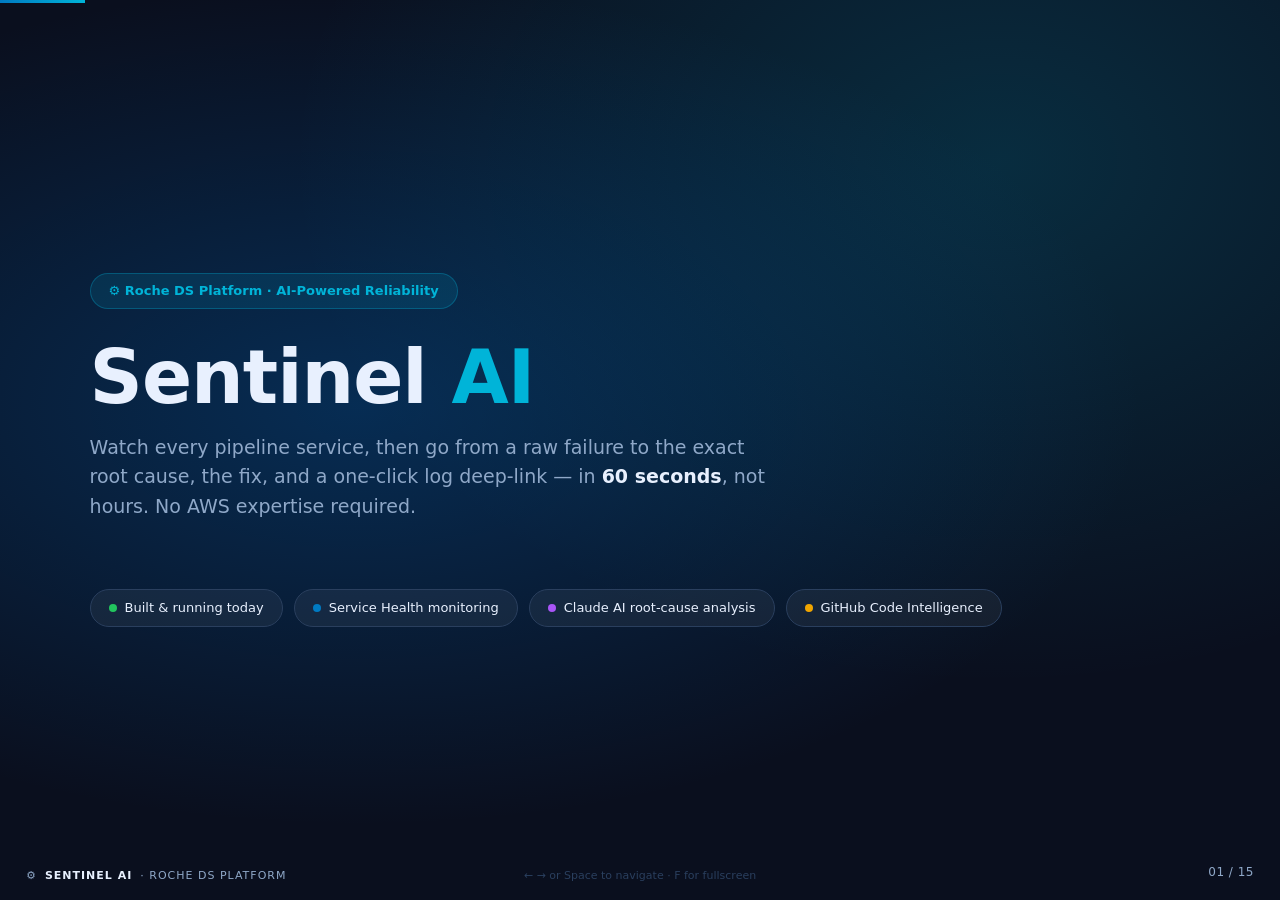
<file: presentation/ai-rca-client-deck.html>
<!DOCTYPE html>
<html lang="en">
<head>
<meta charset="UTF-8" />
<meta name="viewport" content="width=device-width, initial-scale=1.0" />
<title>Sentinel AI — Client Overview</title>
<style>
  *,*::before,*::after{box-sizing:border-box;margin:0;padding:0}
  :root{
    --roche:#005dab; --roche-l:#007ac2; --accent:#00b4d8; --amber:#f0a500;
    --bg:#0a0f1e; --bg2:#111827; --bg3:#1a2236; --card:#1e2d47; --border:#2a3f5e;
    --text:#e8f0fe; --muted:#8fa8c8; --green:#22c55e; --red:#ef4444;
    --orange:#f97316; --purple:#a855f7;
  }
  html,body{height:100%}
  body{
    font-family:'Segoe UI',system-ui,-apple-system,sans-serif;
    background:var(--bg); color:var(--text); line-height:1.55; overflow:hidden;
  }

  /* ── Deck / slide mechanics ─────────────────────────────── */
  .deck{position:relative; width:100vw; height:100vh}
  .slide{
    position:absolute; inset:0; opacity:0; visibility:hidden;
    padding:6vh 7vw; display:flex; flex-direction:column; justify-content:center;
    transition:opacity .35s ease; overflow:hidden;
  }
  .slide.active{opacity:1; visibility:visible; z-index:2}
  .slide.cover{
    background:radial-gradient(ellipse at 28% 45%,rgba(0,93,171,.38) 0%,transparent 60%),
               radial-gradient(ellipse at 78% 18%,rgba(0,180,216,.18) 0%,transparent 50%),
               var(--bg);
    justify-content:center; align-items:flex-start;
  }

  /* ── Chrome: progress, counter, hint ────────────────────── */
  .progress{position:fixed; top:0; left:0; height:3px; background:linear-gradient(90deg,var(--roche-l),var(--accent)); z-index:50; transition:width .35s}
  .counter{position:fixed; bottom:18px; right:26px; font-size:12px; color:var(--muted); z-index:50; letter-spacing:.5px}
  .brandmark{position:fixed; bottom:16px; left:26px; font-size:11px; color:var(--muted); z-index:50; letter-spacing:1px; text-transform:uppercase; display:flex; align-items:center; gap:8px}
  .brandmark b{color:var(--text)}
  .hint{position:fixed; bottom:16px; left:50%; transform:translateX(-50%); font-size:11px; color:var(--border); z-index:50}

  /* ── Type scale ─────────────────────────────────────────── */
  .kicker{font-size:12px; font-weight:700; letter-spacing:3px; text-transform:uppercase; color:var(--accent); margin-bottom:18px}
  h1{font-size:clamp(38px,6vw,74px); font-weight:900; line-height:1.03; letter-spacing:-1px}
  h1 span{color:var(--accent)}
  h2{font-size:clamp(26px,3.6vw,46px); font-weight:800; line-height:1.12; margin-bottom:12px; letter-spacing:-.5px}
  .lead{font-size:clamp(14px,1.55vw,19px); color:var(--muted); max-width:60ch; margin-bottom:30px}
  .slide.cover .lead{max-width:56ch}

  code{background:rgba(255,255,255,.08); padding:2px 8px; border-radius:6px; font-size:.85em; color:var(--accent)}

  /* ── Cover pills ────────────────────────────────────────── */
  .tag{display:inline-flex; align-items:center; gap:8px; background:rgba(0,180,216,.12); border:1px solid rgba(0,180,216,.3); color:var(--accent); padding:7px 18px; border-radius:100px; font-size:13px; font-weight:600; margin-bottom:30px}
  .pills{display:flex; flex-wrap:wrap; gap:11px; margin-top:38px}
  .pill{background:rgba(255,255,255,.05); border:1px solid var(--border); padding:8px 18px; border-radius:100px; font-size:13px; font-weight:500; display:flex; align-items:center; gap:8px}
  .dot{width:8px;height:8px;border-radius:50%;background:var(--green)}
  .dot.b{background:var(--roche-l)} .dot.o{background:var(--amber)} .dot.p{background:var(--purple)}

  /* ── Grids & cards ──────────────────────────────────────── */
  .grid{display:grid; gap:18px}
  .g2{grid-template-columns:repeat(2,1fr)} .g3{grid-template-columns:repeat(3,1fr)}
  .g4{grid-template-columns:repeat(4,1fr)}
  .card{background:var(--card); border:1px solid var(--border); border-radius:16px; padding:22px 24px}
  .card .ic{width:44px;height:44px;border-radius:11px;display:flex;align-items:center;justify-content:center;font-size:21px;margin-bottom:13px}
  .ic.blue{background:rgba(0,122,194,.2)} .ic.teal{background:rgba(0,180,216,.2)}
  .ic.green{background:rgba(34,197,94,.2)} .ic.amber{background:rgba(240,165,0,.2)}
  .ic.red{background:rgba(239,68,68,.2)} .ic.purple{background:rgba(168,85,247,.2)}
  .card h3{font-size:16px; font-weight:700; margin-bottom:6px}
  .card p{font-size:13.5px; color:var(--muted); line-height:1.5}

  /* ── Problem pains ──────────────────────────────────────── */
  .pain{list-style:none; display:flex; flex-direction:column; gap:13px}
  .pain li{display:flex; gap:16px; align-items:flex-start; background:rgba(239,68,68,.07); border:1px solid rgba(239,68,68,.2); border-radius:12px; padding:15px 20px}
  .pnum{min-width:30px;height:30px;border-radius:50%;background:rgba(239,68,68,.2);color:var(--red);display:flex;align-items:center;justify-content:center;font-weight:800;font-size:14px}
  .pain strong{display:block; font-size:15px; margin-bottom:2px}
  .pain span{color:var(--muted); font-size:13.5px}
  .callout{border-left:4px solid var(--accent); background:rgba(0,180,216,.08); border-radius:0 12px 12px 0; padding:14px 20px; margin-top:22px; font-size:14.5px; color:var(--muted)}
  .callout b{color:var(--text)}

  /* ── Persona cards ──────────────────────────────────────── */
  .persona{background:var(--card); border:1px solid var(--border); border-radius:16px; padding:22px}
  .persona .av{width:50px;height:50px;border-radius:13px;display:flex;align-items:center;justify-content:center;font-size:24px;margin-bottom:12px}
  .persona .role{font-size:11px;font-weight:700;letter-spacing:1px;text-transform:uppercase;color:var(--accent);margin-bottom:5px}
  .persona h3{font-size:16px;margin-bottom:7px}
  .persona p{font-size:13px;color:var(--muted)}
  .chips{display:flex;flex-wrap:wrap;gap:6px;margin-top:11px}
  .chip{font-size:11px;font-weight:600;padding:3px 10px;border-radius:100px;background:rgba(0,180,216,.12);border:1px solid rgba(0,180,216,.25);color:var(--accent)}

  /* ── Flow / steps ───────────────────────────────────────── */
  .flow{display:flex; gap:0; align-items:stretch}
  .fstep{flex:1; background:var(--card); border:1px solid var(--border); border-radius:14px; padding:18px 15px; text-align:center; position:relative}
  .fstep + .fstep{margin-left:26px}
  .fstep::before{content:'▶'; position:absolute; left:-19px; top:50%; transform:translateY(-50%); color:var(--accent); font-size:12px}
  .fstep:first-child::before{display:none}
  .fnum{width:32px;height:32px;border-radius:50%;background:var(--roche);color:#fff;display:flex;align-items:center;justify-content:center;font-weight:800;font-size:14px;margin:0 auto 10px}
  .fstep h4{font-size:13.5px;margin-bottom:5px}
  .fstep p{font-size:11.5px;color:var(--muted); line-height:1.4}
  .fbadge{display:inline-block;margin-top:8px;font-size:9.5px;font-weight:700;letter-spacing:.4px;text-transform:uppercase;padding:3px 9px;border-radius:100px}
  .b-ui{background:rgba(168,85,247,.15);color:var(--purple);border:1px solid rgba(168,85,247,.3)}
  .b-aws{background:rgba(0,122,194,.15);color:var(--roche-l);border:1px solid rgba(0,122,194,.3)}
  .b-llm{background:rgba(0,180,216,.15);color:var(--accent);border:1px solid rgba(0,180,216,.3)}
  .b-ok{background:rgba(34,197,94,.15);color:var(--green);border:1px solid rgba(34,197,94,.3)}

  /* ── Architecture layers ────────────────────────────────── */
  .layer{border:1px solid var(--border); border-radius:14px; padding:18px 20px 16px; position:relative; margin-bottom:12px}
  .llabel{position:absolute; top:-11px; left:18px; background:var(--bg2); padding:2px 12px; border-radius:100px; font-size:10.5px; font-weight:700; letter-spacing:1px; text-transform:uppercase}
  .l-fe{color:var(--purple);border:1px solid rgba(168,85,247,.35)}
  .l-be{color:var(--accent);border:1px solid rgba(0,180,216,.35)}
  .l-aws{color:var(--amber);border:1px solid rgba(240,165,0,.35)}
  .l-ai{color:var(--green);border:1px solid rgba(34,197,94,.35)}
  .row{display:flex; flex-wrap:wrap; gap:9px}
  .box{display:flex;align-items:center;gap:7px;background:rgba(255,255,255,.04);border:1px solid var(--border);border-radius:9px;padding:8px 13px;font-size:12.5px;font-weight:500}
  .arrow{text-align:center;color:var(--muted);font-size:12px;margin:2px 0}

  /* ── Design pattern slide ───────────────────────────────── */
  .patt{display:grid; grid-template-columns:1.05fr 1fr; gap:26px; align-items:center}
  .codeblock{background:#0d1424; border:1px solid var(--border); border-radius:14px; padding:18px 20px; font-family:'Cascadia Code',Consolas,monospace; font-size:12.5px; line-height:1.7; color:var(--muted); overflow:hidden}
  .codeblock .c-key{color:var(--purple)} .codeblock .c-cls{color:var(--accent)}
  .codeblock .c-str{color:var(--green)} .codeblock .c-cm{color:#5b6b85}
  .plist{list-style:none; display:flex; flex-direction:column; gap:14px}
  .plist li{display:flex; gap:14px; align-items:flex-start}
  .pdot{min-width:30px;height:30px;border-radius:9px;background:rgba(0,180,216,.15);color:var(--accent);display:flex;align-items:center;justify-content:center;font-size:15px}
  .plist strong{display:block;font-size:14.5px;margin-bottom:2px}
  .plist span{font-size:13px;color:var(--muted)}

  /* ── Advantage / metric ─────────────────────────────────── */
  .metric{background:var(--card);border:1px solid var(--border);border-radius:16px;padding:22px;text-align:center}
  .mbefore{font-size:12.5px;color:var(--red);font-weight:600;margin-bottom:6px}
  .mafter{font-size:12.5px;color:var(--green);font-weight:600;margin-top:6px}
  .mbig{font-size:clamp(30px,4vw,46px);font-weight:900;line-height:1}
  .mbig.g{color:var(--green)} .mbig.a{color:var(--amber)} .mbig.b{color:var(--accent)}
  .mlabel{font-size:12.5px;color:var(--muted);margin-top:4px}
  .bar{background:rgba(255,255,255,.06);border-radius:100px;height:11px;overflow:hidden}
  .bar > i{display:block;height:100%;border-radius:100px}

  /* ── Roadmap ────────────────────────────────────────────── */
  .rm{display:flex;gap:16px;align-items:flex-start;padding:12px 0;border-bottom:1px solid var(--border)}
  .rm:last-child{border-bottom:none}
  .rbadge{min-width:78px;height:25px;border-radius:100px;display:flex;align-items:center;justify-content:center;font-size:10px;font-weight:700;letter-spacing:.4px;text-transform:uppercase}
  .r-done{background:rgba(34,197,94,.15);color:var(--green);border:1px solid rgba(34,197,94,.3)}
  .r-next{background:rgba(240,165,0,.15);color:var(--amber);border:1px solid rgba(240,165,0,.3)}
  .r-str{background:rgba(168,85,247,.15);color:var(--purple);border:1px solid rgba(168,85,247,.3)}
  .rm h4{font-size:14px;margin-bottom:2px}
  .rm p{font-size:12.5px;color:var(--muted)}

  /* ── Advantage highlight strip ──────────────────────────── */
  .adv{display:grid;grid-template-columns:repeat(4,1fr);gap:16px;margin-top:8px}
  .advb{background:var(--card);border:1px solid var(--border);border-radius:14px;padding:20px}
  .advb .n{font-size:clamp(26px,3vw,38px);font-weight:900;color:var(--accent);line-height:1}
  .advb h4{font-size:14px;margin:8px 0 4px}
  .advb p{font-size:12.5px;color:var(--muted)}

  .two{display:grid;grid-template-columns:1fr 1fr;gap:26px;align-items:center}

  /* ── All-feature workflow lanes (diagram) ───────────────── */
  .wsetup{border-left:4px solid var(--roche-l);background:rgba(0,122,194,.09);border-radius:0 12px 12px 0;padding:11px 18px;margin-bottom:16px;font-size:13.5px;color:var(--muted)}
  .wsetup b{color:var(--text)}
  .wlane{display:flex;align-items:center;gap:14px;background:var(--card);border:1px solid var(--border);border-radius:13px;padding:12px 16px;margin-bottom:11px}
  .wlabel{min-width:186px;font-size:13.5px;font-weight:700;display:flex;align-items:center;gap:8px}
  .wlabel.teal{color:var(--accent)} .wlabel.llm{color:var(--purple)} .wlabel.amber{color:var(--amber)}
  .wsteps{display:flex;align-items:center;flex-wrap:wrap;gap:8px;flex:1}
  .wstep{background:rgba(255,255,255,.05);border:1px solid var(--border);border-radius:9px;padding:7px 13px;font-size:12px;font-weight:500}
  .warr{color:var(--accent);font-size:13px;font-weight:700}

  /* ── Print → PDF (one slide per landscape page) ─────────── */
  @page{size:1280px 720px; margin:0}
  @media print{
    html,body{overflow:visible; height:auto; -webkit-print-color-adjust:exact; print-color-adjust:exact}
    .deck{height:auto}
    .progress,.counter,.brandmark,.hint{display:none!important}
    .slide{position:relative; inset:auto; opacity:1!important; visibility:visible!important;
      width:1280px; height:720px; page-break-after:always; break-after:page; display:flex}
  }
</style>
</head>
<body>

<div class="progress" id="progress"></div>
<div class="brandmark">⚙ <b>Sentinel AI</b> · Roche DS Platform</div>
<div class="counter" id="counter">01 / 15</div>
<div class="hint">← → or Space to navigate · F for fullscreen</div>

<div class="deck" id="deck">

  <!-- 1 · COVER -->
  <section class="slide cover active">
    <div class="tag">⚙ Roche DS Platform · AI-Powered Reliability</div>
    <h1>Sentinel <span>AI</span></h1>
    <p class="lead" style="margin-top:18px">
      Watch every pipeline service, then go from a raw failure to the exact root cause, the fix, and a
      one-click log deep-link — in <b style="color:var(--text)">60 seconds</b>, not hours. No AWS expertise required.
    </p>
    <div class="pills">
      <span class="pill"><span class="dot"></span>Built &amp; running today</span>
      <span class="pill"><span class="dot b"></span>Service Health monitoring</span>
      <span class="pill"><span class="dot p"></span>Claude AI root-cause analysis</span>
      <span class="pill"><span class="dot o"></span>GitHub Code Intelligence</span>
    </div>
  </section>

  <!-- 2 · PROBLEM -->
  <section class="slide">
    <p class="kicker">The Problem</p>
    <h2>Every failure means the same<br>slow, expert-only detective work</h2>
    <p class="lead">When <code>dp_monitor_db11224</code> lights up with FAILED records, an on-call engineer repeats four manual steps — each needing deep platform knowledge.</p>
    <ul class="pain">
      <li><div class="pnum">1</div><div><strong>Query Athena by hand</strong><span>Write SQL, guess the time window, filter for FAILED — 10–20 min per investigation.</span></div></li>
      <li><div class="pnum">2</div><div><strong>Author CloudWatch queries from scratch</strong><span>Must know log-group names, field names, error codes. One mistake = zero results.</span></div></li>
      <li><div class="pnum">3</div><div><strong>Read hundreds of log lines</strong><span>Correlate trace IDs, device IDs, error codes by eye. High load, easy to miss the pattern.</span></div></li>
      <li><div class="pnum">4</div><div><strong>Write the RCA report</strong><span>Document cause, impact, fix, escalation — another 30–60 min after the digging.</span></div></li>
    </ul>
    <div class="callout"><b>1–3 hours of senior-engineer time per incident.</b> With concurrent failures, this is the single biggest drag on the on-call rotation.</div>
  </section>

  <!-- 3 · USERS & USE CASES -->
  <section class="slide">
    <p class="kicker">Who It's For · Use Cases</p>
    <h2>One tool, three audiences —<br>zero prerequisite knowledge</h2>
    <div class="grid g3" style="margin-bottom:18px">
      <div class="persona"><div class="av" style="background:rgba(0,122,194,.2)">👨‍💻</div><div class="role">Platform Engineer</div><h3>On-Call SRE</h3><p>Paged at 2 AM for 50+ failing records. Needs the root cause <em>now</em> — without touching Athena or CloudWatch by hand.</p><div class="chips"><span class="chip">Primary</span><span class="chip">High urgency</span></div></div>
      <div class="persona"><div class="av" style="background:rgba(34,197,94,.2)">📊</div><div class="role">QA / Test Engineer</div><h3>QA Analyst</h3><p>Validates pipeline health after each deploy. Confirms no new failure patterns crept in — with no deep AWS skills needed.</p><div class="chips"><span class="chip">Post-deploy</span><span class="chip">Regression</span></div></div>
      <div class="persona"><div class="av" style="background:rgba(240,165,0,.2)">🧑‍💼</div><div class="role">Tech Lead / Manager</div><h3>Engineering Lead</h3><p>Reads the executive summary at stand-up and shares a stakeholder-ready status — without opening an AWS console.</p><div class="chips"><span class="chip">Reporting</span><span class="chip">Exec summary</span></div></div>
    </div>
    <div class="callout"><b>The barrier removed:</b> no need to know Athena SQL, CloudWatch Insights syntax, log-group paths, or which error codes map to which components. A junior engineer can now run a full RCA. The only prerequisite is read-only AWS credentials — supplied live in the app.</div>
  </section>

  <!-- 4 · SOLUTION / FEATURES -->
  <section class="slide">
    <p class="kicker">The Solution · What You Get Today</p>
    <h2>A two-step web app that runs the<br>whole investigation for you</h2>
    <div class="grid g3">
      <div class="card"><div class="ic blue">🔍</div><h3>1 · Fetch failures</h3><p>Pick a range (1h / 1d / 1w or custom) and optional filters. Athena returns a paginated FAILED table in seconds.</p></div>
      <div class="card"><div class="ic teal">🧠</div><h3>2 · Analyze</h3><p>Select the rows that matter, click <b>Analyze</b>. The AI hunts the logs and returns grouped root causes — no manual log digging.</p></div>
      <div class="card"><div class="ic green">📋</div><h3>Failure groups</h3><p>Each group: error pattern, root cause, category, impact count, immediate action, likely fix, affected files, escalation path.</p></div>
      <div class="card"><div class="ic amber">📝</div><h3>Executive summary</h3><p>A 2–3 sentence, stakeholder-ready report generated automatically. Copy, paste into a ticket, done.</p></div>
      <div class="card"><div class="ic purple">🔗</div><h3>One-click log deep-links</h3><p>Every group carries a ready-made CloudWatch / Grafana link — right query, right log group, right time window.</p></div>
      <div class="card"><div class="ic red">🕑</div><h3>Recurring-issue memory</h3><p>Repeat failures are auto-linked to a persistent RCA case, so "we've seen this before" is flagged for you.</p></div>
    </div>
    <div class="callout"><b>How to use it — literally 4 clicks:</b> open the app → choose a time range → <b>Fetch Failures</b> → tick rows → <b>Analyze Root Cause</b>. Read the grouped result, copy the summary, open the log link.</div>
  </section>

  <!-- 5 · WORKFLOW -->
  <section class="slide">
    <p class="kicker">How It Works</p>
    <h2>From alert to actionable RCA<br>in under 60 seconds</h2>
    <p class="lead" style="margin-bottom:14px;font-size:12px;letter-spacing:1.5px;text-transform:uppercase;color:var(--muted)">What the user does</p>
    <div class="flow" style="margin-bottom:26px">
      <div class="fstep"><div class="fnum">1</div><h4>Open &amp; set range</h4><p>Default: last 1 hour. Add a filter if needed.</p><span class="fbadge b-ui">Browser</span></div>
      <div class="fstep"><div class="fnum">2</div><h4>Fetch failures</h4><p>Athena query runs, paginated table appears.</p><span class="fbadge b-aws">Athena</span></div>
      <div class="fstep"><div class="fnum">3</div><h4>Select records</h4><p>Tick rows or Select-All across pages.</p><span class="fbadge b-ui">Browser</span></div>
      <div class="fstep"><div class="fnum">4</div><h4>Analyze</h4><p>One click kicks off the AI pipeline.</p><span class="fbadge b-llm">AI + Logs</span></div>
      <div class="fstep"><div class="fnum">5</div><h4>Read results</h4><p>Grouped RCA, summary, log links.</p><span class="fbadge b-ok">Done ✓</span></div>
    </div>
    <p class="lead" style="margin-bottom:14px;font-size:12px;letter-spacing:1.5px;text-transform:uppercase;color:var(--muted)">What the system does automatically (behind step 4)</p>
    <div class="flow">
      <div class="fstep" style="border-color:rgba(0,180,216,.3)"><div class="fnum" style="background:var(--accent)">A</div><h4>Summarize</h4><p>LLM reads records, finds error codes &amp; stages.</p><span class="fbadge b-llm">AI</span></div>
      <div class="fstep" style="border-color:rgba(0,180,216,.3)"><div class="fnum" style="background:var(--accent)">B</div><h4>Generate queries</h4><p>3 targeted log queries written from context.</p><span class="fbadge b-llm">AI</span></div>
      <div class="fstep" style="border-color:rgba(240,165,0,.3)"><div class="fnum" style="background:var(--amber)">C</div><h4>Run queries</h4><p>Parallel log search collects the evidence.</p><span class="fbadge b-aws">Logs</span></div>
      <div class="fstep" style="border-color:rgba(0,180,216,.3)"><div class="fnum" style="background:var(--accent)">D</div><h4>Group &amp; explain</h4><p>Correlates data + logs into root causes.</p><span class="fbadge b-llm">AI</span></div>
      <div class="fstep" style="border-color:rgba(34,197,94,.3)"><div class="fnum" style="background:var(--green)">E</div><h4>Render</h4><p>Groups, stats &amp; links shown in the UI.</p><span class="fbadge b-ok">UI</span></div>
    </div>
  </section>

  <!-- 6 · ARCHITECTURE -->
  <section class="slide">
    <p class="kicker">Architecture</p>
    <h2>A clean three-layer design</h2>
    <p class="lead" style="margin-bottom:18px">Browser SPA → FastAPI orchestrator → pluggable AWS &amp; AI backends. Each layer swappable without touching the others.</p>
    <div class="layer l-fe"><div class="llabel l-fe">Frontend · Browser SPA</div><div class="row"><div class="box">🖥 Vanilla HTML/CSS/JS</div><div class="box">📋 Paginated failure table</div><div class="box">📊 RCA results &amp; groups</div><div class="box">🔗 Log deep-links</div><div class="box">⚙ Runtime config drawer</div></div></div>
    <div class="arrow">↕ REST JSON &nbsp;·&nbsp; POST /api/failures &nbsp;·&nbsp; POST /api/analyze</div>
    <div class="layer l-be"><div class="llabel l-be">Backend · FastAPI (Python 3.13)</div><div class="row"><div class="box">🎼 RCA Orchestrator</div><div class="box">🧩 Plugin Registry</div><div class="box">🗄 Data-source strategy</div><div class="box">📜 Log-analysis strategy</div><div class="box">🤖 LLM strategy</div><div class="box">💾 Postgres (RCA case history)</div></div></div>
    <div class="arrow">↕ boto3 (AWS SDK) &nbsp;·&nbsp; HTTPS (Claude API) &nbsp;·&nbsp; MCP (GitHub)</div>
    <div class="two" style="gap:16px">
      <div class="layer l-aws" style="margin-bottom:0"><div class="llabel l-aws">AWS Services</div><div class="row"><div class="box">🏛 Athena</div><div class="box">📡 CloudWatch Insights</div><div class="box">📁 S3 results</div><div class="box">🔑 IAM</div></div></div>
      <div class="layer l-ai" style="margin-bottom:0"><div class="llabel l-ai">AI &amp; Code Intelligence</div><div class="row"><div class="box">🧠 Claude (Anthropic)</div><div class="box">🔗 GitHub MCP server</div></div></div>
    </div>
  </section>

  <!-- 7 · DESIGN PATTERNS -->
  <section class="slide">
    <p class="kicker">Design Patterns · Why It's Built to Last</p>
    <h2>Strategy + Plugin Registry =<br>swap any backend in one file</h2>
    <div class="patt">
      <div>
        <ul class="plist">
          <li><div class="pdot">🧩</div><div><strong>Strategy pattern</strong><span>The orchestrator depends only on three interfaces — <code>DataSource</code>, <code>LLM</code>, <code>LogAnalysis</code>. It never knows which concrete backend is running.</span></div></li>
          <li><div class="pdot">🔌</div><div><strong>Plugin registry</strong><span>Providers are wired at request time from config. Athena↔local file, CloudWatch↔Grafana Loki, Claude↔any model — flipped by an env var.</span></div></li>
          <li><div class="pdot">➕</div><div><strong>Open for extension</strong><span>A new backend = one new provider file. The orchestrator and API routes never change. Zero regression risk.</span></div></li>
          <li><div class="pdot">🧪</div><div><strong>Testable by design</strong><span>Local-file + fake-LLM providers mean the whole pipeline runs with no AWS, no keys — ideal for CI and demos.</span></div></li>
        </ul>
      </div>
      <div class="codeblock"><span class="c-cm"># Orchestrator depends on abstractions only</span><br>
<span class="c-key">class</span> <span class="c-cls">RCAOrchestrator</span>:<br>
&nbsp;&nbsp;<span class="c-key">def</span> __init__(self, data, llm, logs):<br>
&nbsp;&nbsp;&nbsp;&nbsp;self.data = data <span class="c-cm"># DataSourceStrategy</span><br>
&nbsp;&nbsp;&nbsp;&nbsp;self.llm&nbsp;&nbsp;= llm&nbsp;&nbsp;<span class="c-cm"># LLMStrategy</span><br>
&nbsp;&nbsp;&nbsp;&nbsp;self.logs = logs <span class="c-cm"># LogAnalysisStrategy</span><br><br>
<span class="c-cm"># Registry picks concrete providers from .env</span><br>
data = <span class="c-cls">registry</span>.data_source(<span class="c-str">"athena"</span>)<br>
llm&nbsp;&nbsp;= <span class="c-cls">registry</span>.llm(<span class="c-str">"anthropic"</span>)<br>
logs = <span class="c-cls">registry</span>.log_backend(<span class="c-str">"cloudwatch"</span>)<br><br>
<span class="c-cm"># Swap a backend? Add ONE file. Nothing else changes.</span></div>
    </div>
  </section>

  <!-- 8 · AI PIPELINE -->
  <section class="slide">
    <p class="kicker">Inside the AI</p>
    <h2>The LLM runs 5 precise jobs —<br>each grounded in real failure data</h2>
    <div class="grid g3" style="gap:16px">
      <div class="card"><div class="ic teal">①</div><h3>Summarize failures</h3><p>Reads up to 50 records; identifies failing components, exact error codes, stage clustering, and time-based bursts.</p></div>
      <div class="card"><div class="ic blue">②</div><h3>Generate log queries</h3><p>Writes 3 targeted queries — error-code search, component + ERROR filter, and trace-ID correlation.</p></div>
      <div class="card"><div class="ic amber">③</div><h3>Execute &amp; collect</h3><p>Runs the queries in parallel against the configured log backend and gathers the relevant log lines.</p></div>
      <div class="card"><div class="ic green">④</div><h3>RCA + grouping</h3><p>Correlates records + logs into structured groups with real field values — no vague "check the logs".</p></div>
      <div class="card"><div class="ic purple">⑤</div><h3>Executive summary</h3><p>Distills all groups into a leadership-ready paragraph, ready to paste into an incident update.</p></div>
      <div class="card" style="background:rgba(0,180,216,.08);border-color:rgba(0,180,216,.3)"><div class="ic teal">🛡</div><h3>Guardrails</h3><p>Prompts demand actual values (component, error_code, stage, device_id). Robust JSON parsing tolerates markdown fences.</p></div>
    </div>
  </section>

  <!-- 9 · CODE INTELLIGENCE -->
  <section class="slide">
    <p class="kicker">Beyond RCA · Source Code Intelligence</p>
    <h2>From "why did it fail" to<br>"is the fix any good"</h2>
    <p class="lead">A GitHub MCP integration brings repo, branch, and PR awareness into the same app — and an AI reviewer inspects the diff.</p>
    <div class="grid g3" style="margin-bottom:18px">
      <div class="card"><div class="ic blue">🔗</div><h3>Repo &amp; PR browser</h3><p>Lists repo info, branches, and pull requests via the GitHub MCP server — no console-hopping.</p></div>
      <div class="card"><div class="ic amber">🛡</div><h3>AI code review</h3><p>One click fetches a PR/branch diff and sends it to Claude for a structured, severity-ranked review.</p></div>
      <div class="card"><div class="ic green">🔀</div><h3>Related code changes</h3><p>Surfaces the commits &amp; PRs in the failure's time window — the likely change that broke things.</p></div>
    </div>
    <div class="row" style="gap:10px">
      <div class="box">🛡 Security &amp; secrets</div>
      <div class="box">🗄 SQL injection</div>
      <div class="box">📐 SonarQube-style smells</div>
      <div class="box">🎨 Formatting</div>
      <div class="box">💡 Feature recommendations</div>
    </div>
  </section>

  <!-- 10 · SERVICE HEALTH -->
  <section class="slide">
    <p class="kicker">Beyond RCA · Proactive Service Health</p>
    <h2>See every pipeline service at a glance —<br>then drill into exactly why it failed</h2>
    <div class="grid g3" style="gap:16px">
      <div class="card"><div class="ic teal">🩺</div><h3>Health at a glance</h3><p>Glue jobs, Glue workflows, Lambda functions &amp; DataSync tasks — each shows up / down and a failure count, colour-coded green → amber → red, with the total across all services.</p></div>
      <div class="card"><div class="ic blue">🗂</div><h3>Monitoring profiles</h3><p>Group resources into named profiles (e.g. "Prod ETL", "Ingestion") and switch between them — each team watches just their own pipelines.</p></div>
      <div class="card"><div class="ic purple">📅</div><h3>Any time window</h3><p>Count failures over 1h / 24h / 7d or a custom date range — the same range carries straight into the drill-down.</p></div>
      <div class="card"><div class="ic green">🔎</div><h3>Run-history drill-down</h3><p>Click a service to see its individual runs / invocations — success or failure — with timestamps and native error detail.</p></div>
      <div class="card"><div class="ic amber">🧠</div><h3>Fetch failure reasons</h3><p>One click pulls the CloudWatch log reasons behind the failures — the same detector that powers RCA, scoped to that resource.</p></div>
      <div class="card"><div class="ic red">🔑</div><h3>Zero console-hopping</h3><p>All from read-only AWS credentials supplied in-app — no Glue, Lambda, or DataSync console access required.</p></div>
    </div>
    <div class="callout"><b>Reactive RCA, meet proactive monitoring:</b> RCA explains a failure after the alert — Service Health surfaces failing jobs, workflows, and functions on demand, and drills all the way down to the root-cause logs in the same app.</div>
  </section>

  <!-- 11 · ALL-FEATURE WORKFLOW (DIAGRAM) -->
  <section class="slide">
    <p class="kicker">End-to-End · How Every Feature Flows</p>
    <h2>One app, three workflows —<br>from setup to resolved incident</h2>
    <div class="wsetup"><b>① Setup (once):</b> save read-only AWS credentials, CloudWatch log groups, health-monitoring profiles, and a GitHub repo — all in the in-app Config tab.</div>
    <div class="wlane">
      <div class="wlabel teal">🩺 Service Health</div>
      <div class="wsteps">
        <span class="wstep">Pick a profile + window</span><span class="warr">→</span>
        <span class="wstep">Up / down + failure counts</span><span class="warr">→</span>
        <span class="wstep">Drill into a service</span><span class="warr">→</span>
        <span class="wstep">Fetch CloudWatch reasons</span>
      </div>
    </div>
    <div class="wlane">
      <div class="wlabel llm">🧠 Root Cause Analysis</div>
      <div class="wsteps">
        <span class="wstep">Fetch failures (Athena / CloudWatch)</span><span class="warr">→</span>
        <span class="wstep">Select records</span><span class="warr">→</span>
        <span class="wstep">AI analyzes the logs</span><span class="warr">→</span>
        <span class="wstep">Grouped causes + log deep-links</span>
      </div>
    </div>
    <div class="wlane">
      <div class="wlabel amber">🔗 Code Intelligence</div>
      <div class="wsteps">
        <span class="wstep">Browse repo / PRs</span><span class="warr">→</span>
        <span class="wstep">Diff → AI code review</span><span class="warr">→</span>
        <span class="wstep">Severity-ranked findings</span><span class="warr">→</span>
        <span class="wstep">Related change in the failure window</span>
      </div>
    </div>
    <div class="callout"><b>The payoff:</b> failures are caught early on the Health dashboard, root-caused in seconds by the AI pipeline, and the suspect code change is reviewed — without ever leaving the app or opening an AWS console.</div>
  </section>

  <!-- 12 · ADVANTAGES -->
  <section class="slide">
    <p class="kicker">Why Sentinel AI</p>
    <h2>The advantages that matter to you</h2>
    <div class="adv">
      <div class="advb"><div class="n">~98%</div><h4>Faster to root cause</h4><p>1–3 hours of manual work collapses to under 2 minutes.</p></div>
      <div class="advb"><div class="n">0</div><h4>Prerequisite knowledge</h4><p>No Athena SQL, no CloudWatch syntax, no tribal knowledge.</p></div>
      <div class="advb"><div class="n">1</div><h4>File to add a backend</h4><p>Vendor-flexible by design — swap AWS, log source, or model.</p></div>
      <div class="advb"><div class="n">Live</div><h4>Runtime config</h4><p>Credentials, region, DB, and model changed in-app — no restart.</p></div>
    </div>
    <div class="grid g2" style="margin-top:20px">
      <div class="card"><div class="ic green">🔒</div><h3>Secure &amp; auditable</h3><p>Secrets are write-only in the UI (never returned to the browser). Every fetch is snapshotted; every RCA is persisted with a case history for a full audit trail.</p></div>
      <div class="card"><div class="ic teal">🧭</div><h3>Consistent &amp; repeatable</h3><p>The same rigorous 5-step investigation runs every time — no steps skipped under pressure, no variation between engineers, day or night.</p></div>
    </div>
  </section>

  <!-- 11 · IMPACT -->
  <section class="slide">
    <p class="kicker">Impact</p>
    <h2>Time saved per incident</h2>
    <p class="lead">Measured against the manual 4-step RCA for a typical 50-record pipeline failure.</p>
    <div class="grid g3" style="margin-bottom:26px">
      <div class="metric"><div class="mbefore">Manual: 15–30 min</div><div class="mbig g">&lt;30s</div><div class="mlabel">Failure discovery</div><div class="mafter">✓ Instant on click</div></div>
      <div class="metric"><div class="mbefore">Manual: 20–45 min</div><div class="mbig a">&lt;60s</div><div class="mlabel">Log query + review</div><div class="mafter">✓ Auto-generated</div></div>
      <div class="metric"><div class="mbefore">Manual: 30–60 min</div><div class="mbig b">&lt;90s</div><div class="mlabel">Full RCA report</div><div class="mafter">✓ Instant after Analyze</div></div>
    </div>
    <div class="card">
      <div style="display:flex;justify-content:space-between;font-size:13px;margin-bottom:6px"><span>Manual investigation</span><span style="color:var(--red);font-weight:700">1 – 3 hours</span></div>
      <div class="bar" style="margin-bottom:14px"><i style="background:var(--red);width:100%"></i></div>
      <div style="display:flex;justify-content:space-between;font-size:13px;margin-bottom:6px"><span>Sentinel AI (end-to-end)</span><span style="color:var(--green);font-weight:700">60 – 120 seconds</span></div>
      <div class="bar"><i style="background:var(--green);width:2.5%"></i></div>
      <p style="font-size:13px;color:var(--muted);margin-top:12px"><b style="color:var(--green);font-size:17px">~98%</b> reduction in mean time to root cause — and the knowledge barrier is gone entirely.</p>
    </div>
  </section>

  <!-- 12 · ROADMAP / EXTENSIBILITY -->
  <section class="slide">
    <p class="kicker">Future Possibilities</p>
    <h2>Built today · designed to grow</h2>
    <p class="lead">The strategy/plugin architecture means each item below is an add-on, not a rewrite.</p>
    <div style="display:flex;flex-direction:column">
      <div class="rm"><div class="rbadge r-done">Done</div><div><h4>AI RCA · service health monitoring · runtime config · direct Claude · code intelligence</h4><p>The investigation pipeline, the proactive Glue/Lambda/DataSync health dashboard with profiles, live configuration, and GitHub code review are shipped and running.</p></div></div>
      <div class="rm"><div class="rbadge r-next">Next</div><div><h4>Auto-link RCA → PR &amp; inline review comments</h4><p>Surface the pull request that fixes a failure, and post AI findings straight onto the PR at the right file/line.</p></div></div>
      <div class="rm"><div class="rbadge r-next">Next</div><div><h4>Full repository scan &amp; failure-trend dashboard</h4><p>Run the review checklist across the whole repo; aggregate stored snapshots into trends, top error codes, and MTTR metrics.</p></div></div>
      <div class="rm"><div class="rbadge r-str">Vision</div><div><h4>Integration hub — Jira · Slack · Email</h4><p>Auto-raise tickets, notify channels, and alert stakeholders when failures cross a threshold. No copy-paste.</p></div></div>
      <div class="rm"><div class="rbadge r-str">Vision</div><div><h4>Predictive failure detection &amp; auto-remediation</h4><p>Learn from history to flag components likely to fail — and one-click re-submit failed records back into the pipeline.</p></div></div>
    </div>
  </section>

  <!-- 13 · CLOSE -->
  <section class="slide cover" style="align-items:center;text-align:center;justify-content:center">
    <div style="font-size:60px;margin-bottom:18px">⚙</div>
    <p class="kicker" style="color:var(--accent)">Roche DS Platform · Sentinel AI</p>
    <h2 style="text-align:center;font-size:clamp(30px,5vw,56px)">From failure to fix<br><span style="color:var(--accent)">in 60 seconds.</span></h2>
    <p class="lead" style="text-align:center;margin:14px auto 30px">Built with FastAPI · Amazon Athena · CloudWatch Logs Insights · Glue / Lambda / DataSync health · Claude AI · GitHub MCP</p>
    <div class="pills" style="justify-content:center">
      <span class="pill"><span class="dot"></span>~98% faster RCA</span>
      <span class="pill"><span class="dot b"></span>Proactive service health</span>
      <span class="pill"><span class="dot p"></span>Pluggable &amp; future-ready</span>
      <span class="pill"><span class="dot o"></span>Running today</span>
    </div>
  </section>

</div>

<script>
  const slides = [...document.querySelectorAll('.slide')];
  let i = 0;
  const counter = document.getElementById('counter');
  const progress = document.getElementById('progress');
  const pad = n => String(n).padStart(2,'0');
  function show(n){
    i = Math.max(0, Math.min(slides.length-1, n));
    slides.forEach((s,x)=>s.classList.toggle('active', x===i));
    counter.textContent = pad(i+1)+' / '+pad(slides.length);
    progress.style.width = ((i+1)/slides.length*100)+'%';
    if(history.replaceState) history.replaceState(null,'','#'+(i+1));
  }
  function fromHash(){ const n = parseInt(location.hash.slice(1),10); return isNaN(n)?0:n-1; }
  window.addEventListener('hashchange', ()=>show(fromHash()));
  document.addEventListener('keydown', e=>{
    if(['ArrowRight','ArrowDown',' ','PageDown'].includes(e.key)){e.preventDefault();show(i+1);}
    else if(['ArrowLeft','ArrowUp','PageUp'].includes(e.key)){e.preventDefault();show(i-1);}
    else if(e.key==='Home'){show(0);} else if(e.key==='End'){show(slides.length-1);}
    else if(e.key==='f'||e.key==='F'){ if(!document.fullscreenElement) document.documentElement.requestFullscreen(); else document.exitFullscreen(); }
  });
  document.getElementById('deck').addEventListener('click', e=>{
    const r = window.innerWidth*0.28;
    if(e.clientX < r) show(i-1); else if(e.clientX > window.innerWidth-r) show(i+1);
  });
  show(fromHash());
</script>
</body>
</html>
</file>
